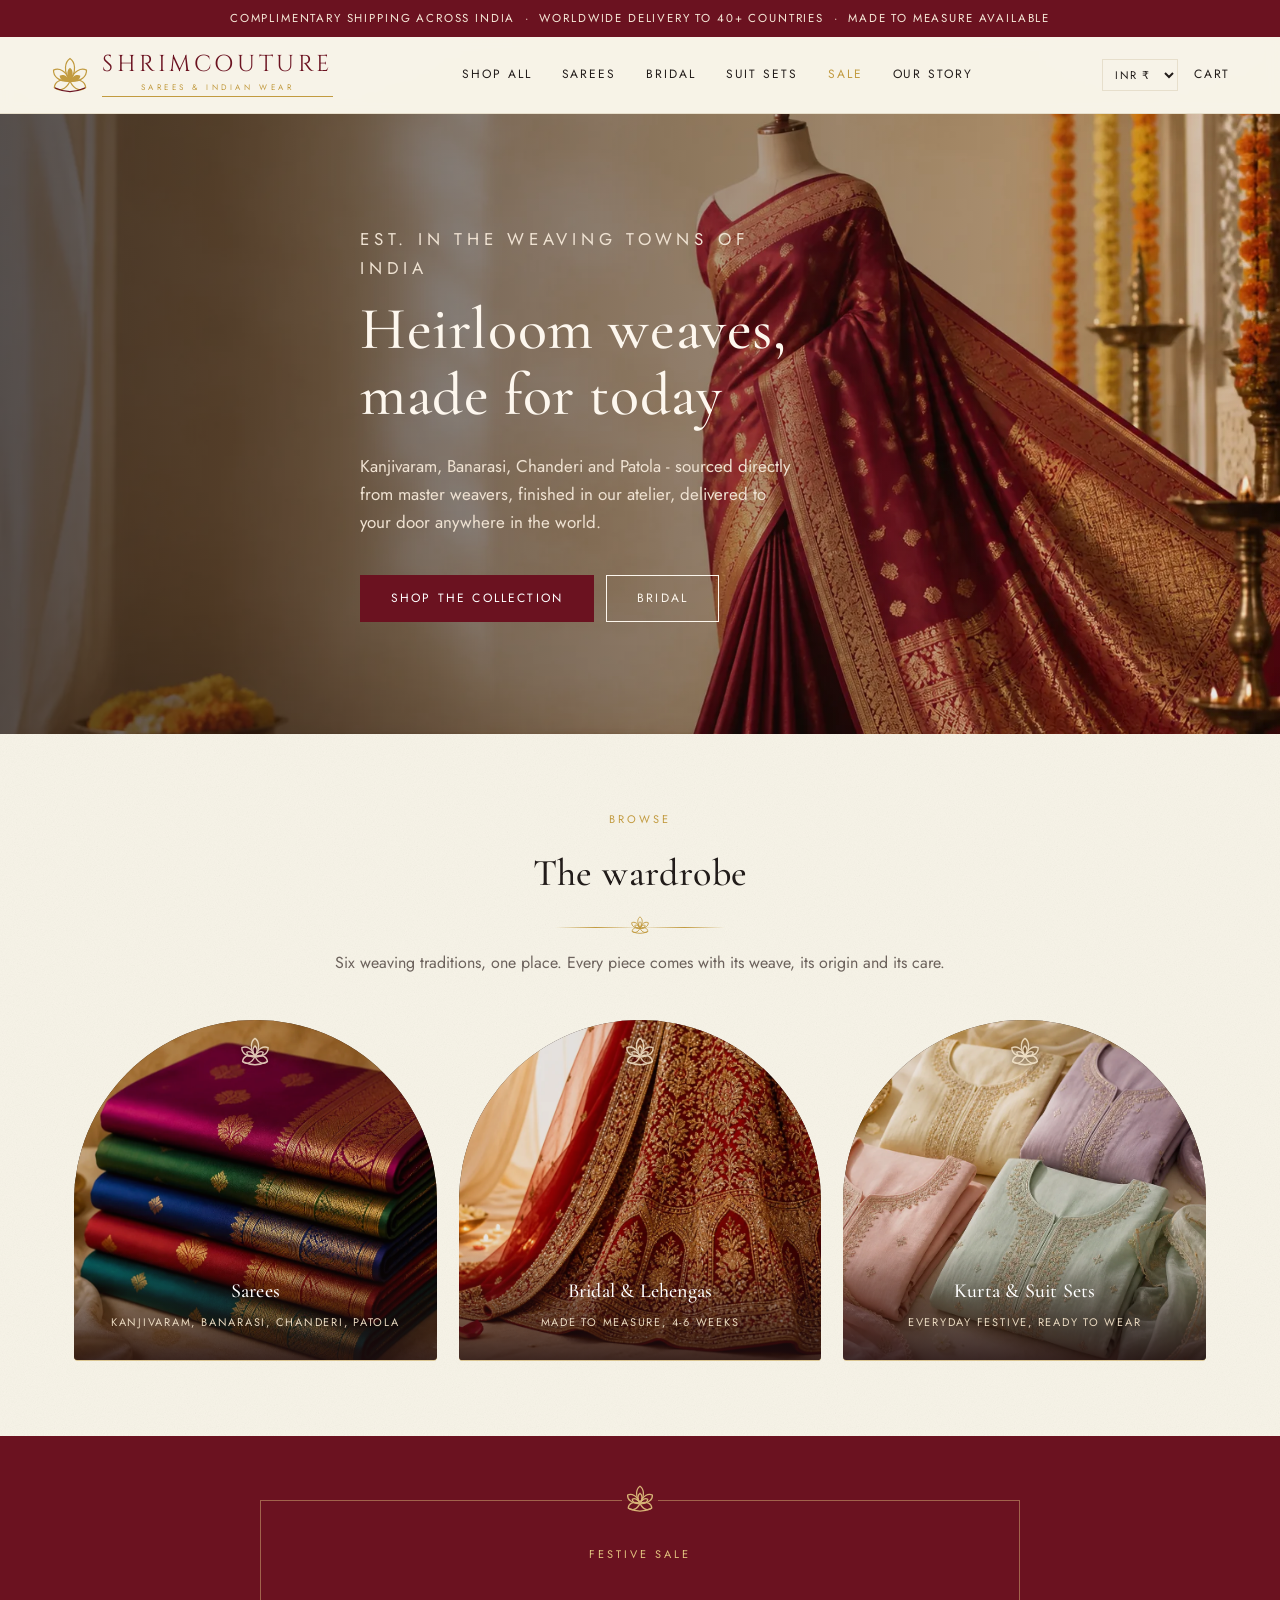
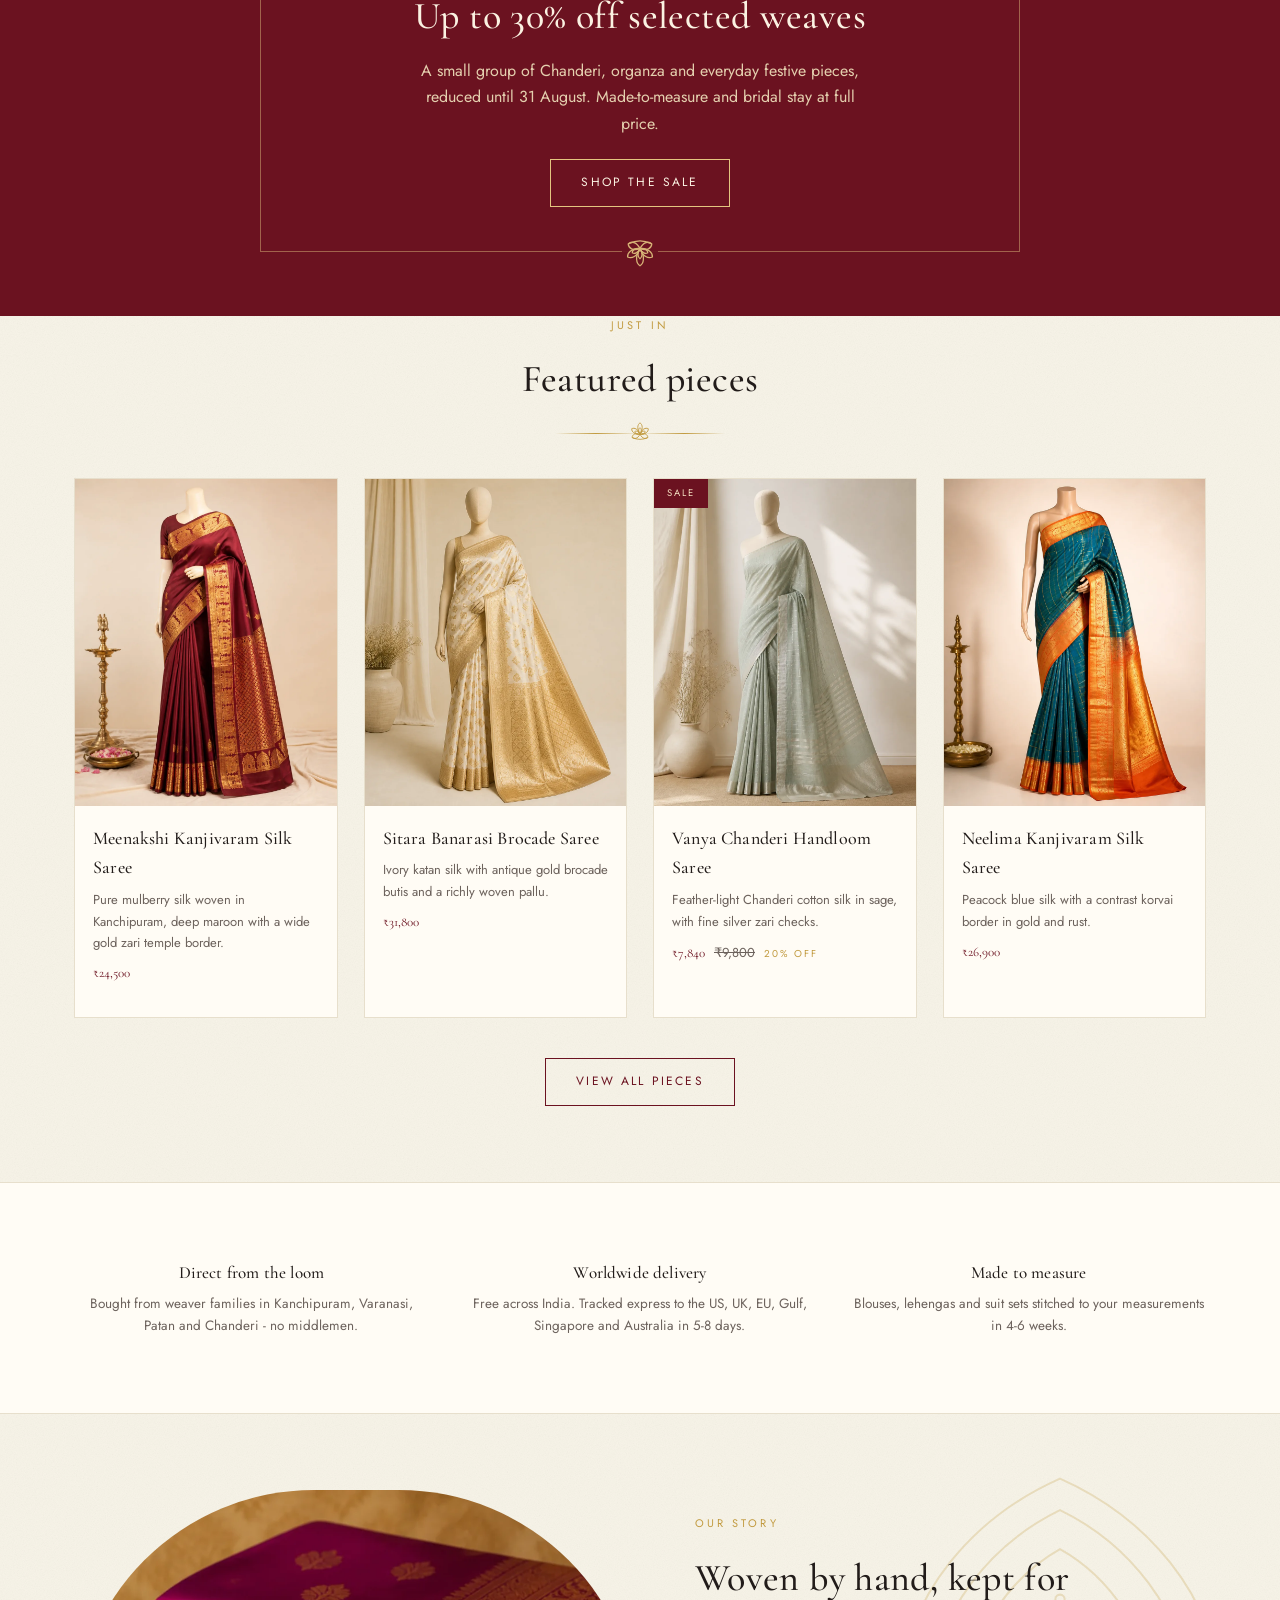
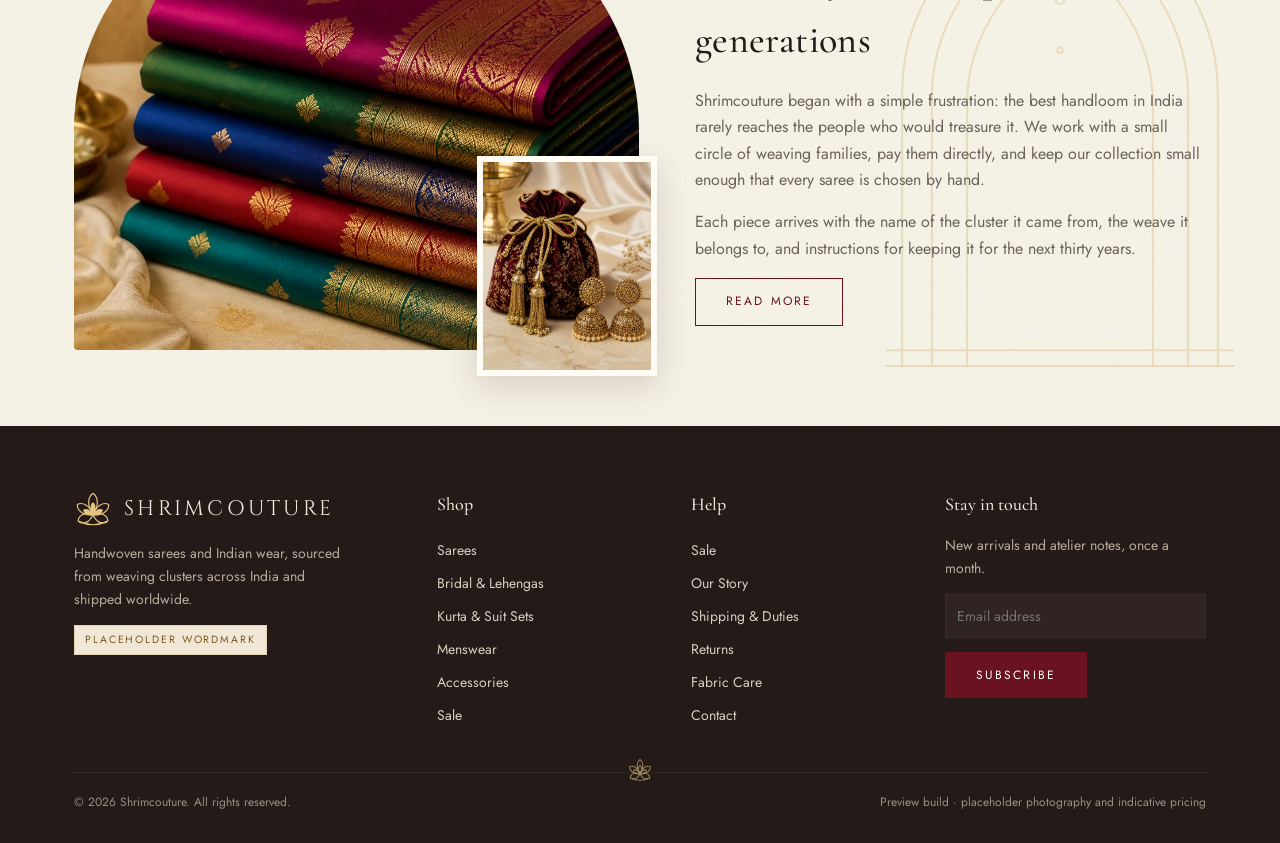
<file: index.html>
<!doctype html><html lang="en"><head><meta charset="utf-8"><meta name="viewport" content="width=device-width, initial-scale=1">
<link rel="preconnect" href="https://fonts.googleapis.com"><link rel="preconnect" href="https://fonts.gstatic.com" crossorigin>
<link href="https://fonts.googleapis.com/css2?family=Cinzel:wght@400;500;600&family=Cormorant+Garamond:wght@300;400;500;600&family=Jost:wght@300;400;500&display=swap" rel="stylesheet">
<link rel="stylesheet" href="assets/styles.css"><title>Shrimcouture | Handwoven Sarees &amp; Indian Wear</title>
<meta name="description" content="Handwoven Kanjivaram, Banarasi and Chanderi sarees, bridal lehengas and kurta sets. Shipped across India and worldwide."></head>
<body><div class="ann">Complimentary shipping across India &nbsp;&middot;&nbsp; Worldwide delivery to 40+ countries &nbsp;&middot;&nbsp; Made to measure available</div>
<header class="site"><div class="wrap bar">
<button class="nav-toggle" aria-label="Menu">&#9776;</button>
<a class="brand" href="index.html"><svg class="lotus" viewBox="152.85 191.2 214.3 214.3" xmlns="http://www.w3.org/2000/svg" aria-hidden="true"><path d="M 0 0 C -36.72 -40.7592 -27.54 -76.9896 0 -90.576 C 27.54 -76.9896 36.72 -40.7592 0 0 Z" transform="translate(260 332.0) rotate(-112.0)" fill="none" stroke="#C29B40" stroke-width="6.60" stroke-linejoin="round"/><path d="M 0 0 C -36.72 -47.9196 -27.54 -90.5148 0 -106.488 C 27.54 -90.5148 36.72 -47.9196 0 0 Z" transform="translate(260 332.0) rotate(-56.0)" fill="none" stroke="#C29B40" stroke-width="6.60" stroke-linejoin="round"/><path d="M 0 0 C -36.72 -55.08 -27.54 -104.04 0 -122.4 C 27.54 -104.04 36.72 -55.08 0 0 Z" transform="translate(260 332.0) rotate(0.0)" fill="none" stroke="#C29B40" stroke-width="6.60" stroke-linejoin="round"/><path d="M 0 0 C -36.72 -47.9196 -27.54 -90.5148 0 -106.488 C 27.54 -90.5148 36.72 -47.9196 0 0 Z" transform="translate(260 332.0) rotate(56.0)" fill="none" stroke="#C29B40" stroke-width="6.60" stroke-linejoin="round"/><path d="M 0 0 C -36.72 -40.7592 -27.54 -76.9896 0 -90.576 C 27.54 -76.9896 36.72 -40.7592 0 0 Z" transform="translate(260 332.0) rotate(112.0)" fill="none" stroke="#C29B40" stroke-width="6.60" stroke-linejoin="round"/><path d="M 0 0 C -21.6 -28.188 -16.2 -53.244 0 -62.64 C 16.2 -53.244 21.6 -28.188 0 0 Z" transform="translate(260 332.0) rotate(-62.0)" fill="#C29B40"/><path d="M 0 0 C -21.6 -32.4 -16.2 -61.2 0 -72.0 C 16.2 -61.2 21.6 -32.4 0 0 Z" transform="translate(260 332.0) rotate(0.0)" fill="#C29B40"/><path d="M 0 0 C -21.6 -28.188 -16.2 -53.244 0 -62.64 C 16.2 -53.244 21.6 -28.188 0 0 Z" transform="translate(260 332.0) rotate(62.0)" fill="#C29B40"/><path d="M 180.8 368.0 Q 260.0 406.4 339.2 368.0" fill="none" stroke="#6B1220" stroke-width="6.60" stroke-linecap="round"/></svg><span class="wordmark">Shrimcouture<span class="tagline">Sarees &amp; Indian Wear</span></span></a>
<nav class="nav-links">
<a href="shop.html">Shop All</a><a href="shop.html?cat=sarees">Sarees</a><a href="shop.html?cat=lehengas">Bridal</a><a href="shop.html?cat=suits">Suit Sets</a><a class="sale-link" href="shop.html?cat=sale">Sale</a><a href="about.html">Our Story</a>
</nav>
<div class="tools">
<select id="cur-select" aria-label="Currency"><option value="INR">INR &#8377;</option><option value="USD">USD $</option><option value="EUR">EUR &#8364;</option><option value="GBP">GBP &#163;</option></select>
<a href="cart.html">Cart <span class="cart-count"></span></a>
</div></div></header>
<div class="hero"><img src="assets/12-hero.webp" alt="Handwoven silk saree"><div class="veil"></div>
<div class="wrap inner"><p class="eyebrow">Est. in the weaving towns of India</p>
<h1>Heirloom weaves, made for today</h1>
<p>Kanjivaram, Banarasi, Chanderi and Patola - sourced directly from master weavers, finished in our atelier, delivered to your door anywhere in the world.</p>
<a class="btn" href="shop.html">Shop the collection</a><a class="btn ghost" href="shop.html?cat=lehengas">Bridal</a>
</div></div>

<section><div class="wrap"><div class="section-head"><p class="eyebrow">Browse</p><h2>The wardrobe</h2><div class="rule"></div>
<p class="muted">Six weaving traditions, one place. Every piece comes with its weave, its origin and its care.</p></div>
<div class="cats" id="cats"></div></div></section>


<section class="saleband"><div class="wrap"><div class="inner">
<p class="eyebrow">Festive sale</p>
<h2>Up to 30% off selected weaves</h2>
<p>A small group of Chanderi, organza and everyday festive pieces, reduced until 31 August. Made-to-measure and bridal stay at full price.</p>
<a class="btn" href="shop.html?cat=sale">Shop the sale</a>
</div></div></section>
<section style="padding-top:0"><div class="wrap"><div class="section-head"><p class="eyebrow">Just in</p><h2>Featured pieces</h2><div class="rule"></div></div>
<div class="grid" id="featured"></div>
<div style="text-align:center;margin-top:40px"><a class="btn ghost" href="shop.html">View all pieces</a></div></div></section>

<section class="strip"><div class="wrap"><div class="grid3">
<div><h3>Direct from the loom</h3><p>Bought from weaver families in Kanchipuram, Varanasi, Patan and Chanderi - no middlemen.</p></div>
<div><h3>Worldwide delivery</h3><p>Free across India. Tracked express to the US, UK, EU, Gulf, Singapore and Australia in 5-8 days.</p></div>
<div><h3>Made to measure</h3><p>Blouses, lehengas and suit sets stitched to your measurements in 4-6 weeks.</p></div>
</div></div></section>

<section><div class="wrap story">
<div class="collage"><img class="main" src="assets/10-cat-saree.webp" alt="Stack of silk sarees"><img class="inset" src="assets/16-p12.webp" alt="Velvet potli and jhumkas"></div>
<div><p class="eyebrow">Our story</p><h2>Woven by hand, kept for generations</h2>
<p class="muted">Shrimcouture began with a simple frustration: the best handloom in India rarely reaches the people who would treasure it. We work with a small circle of weaving families, pay them directly, and keep our collection small enough that every saree is chosen by hand.</p>
<p class="muted">Each piece arrives with the name of the cluster it came from, the weave it belongs to, and instructions for keeping it for the next thirty years.</p>
<a class="btn ghost" href="about.html">Read more</a></div>
</div></section>
<footer class="site"><div class="wrap"><div class="cols">
<div><div class="fbrand"><svg class="lotus light" viewBox="152.85 191.2 214.3 214.3" xmlns="http://www.w3.org/2000/svg" aria-hidden="true"><path d="M 0 0 C -36.72 -40.7592 -27.54 -76.9896 0 -90.576 C 27.54 -76.9896 36.72 -40.7592 0 0 Z" transform="translate(260 332.0) rotate(-112.0)" fill="none" stroke="#E3C580" stroke-width="6.60" stroke-linejoin="round"/><path d="M 0 0 C -36.72 -47.9196 -27.54 -90.5148 0 -106.488 C 27.54 -90.5148 36.72 -47.9196 0 0 Z" transform="translate(260 332.0) rotate(-56.0)" fill="none" stroke="#E3C580" stroke-width="6.60" stroke-linejoin="round"/><path d="M 0 0 C -36.72 -55.08 -27.54 -104.04 0 -122.4 C 27.54 -104.04 36.72 -55.08 0 0 Z" transform="translate(260 332.0) rotate(0.0)" fill="none" stroke="#E3C580" stroke-width="6.60" stroke-linejoin="round"/><path d="M 0 0 C -36.72 -47.9196 -27.54 -90.5148 0 -106.488 C 27.54 -90.5148 36.72 -47.9196 0 0 Z" transform="translate(260 332.0) rotate(56.0)" fill="none" stroke="#E3C580" stroke-width="6.60" stroke-linejoin="round"/><path d="M 0 0 C -36.72 -40.7592 -27.54 -76.9896 0 -90.576 C 27.54 -76.9896 36.72 -40.7592 0 0 Z" transform="translate(260 332.0) rotate(112.0)" fill="none" stroke="#E3C580" stroke-width="6.60" stroke-linejoin="round"/><path d="M 0 0 C -21.6 -28.188 -16.2 -53.244 0 -62.64 C 16.2 -53.244 21.6 -28.188 0 0 Z" transform="translate(260 332.0) rotate(-62.0)" fill="#E3C580"/><path d="M 0 0 C -21.6 -32.4 -16.2 -61.2 0 -72.0 C 16.2 -61.2 21.6 -32.4 0 0 Z" transform="translate(260 332.0) rotate(0.0)" fill="#E3C580"/><path d="M 0 0 C -21.6 -28.188 -16.2 -53.244 0 -62.64 C 16.2 -53.244 21.6 -28.188 0 0 Z" transform="translate(260 332.0) rotate(62.0)" fill="#E3C580"/><path d="M 180.8 368.0 Q 260.0 406.4 339.2 368.0" fill="none" stroke="#E3C580" stroke-width="6.60" stroke-linecap="round"/></svg><span>Shrimcouture</span></div>
<p class="muted" style="color:#B9AB9C;max-width:280px">Handwoven sarees and Indian wear, sourced from weaving clusters across India and shipped worldwide.</p>
<p><span class="badge">Placeholder wordmark</span></p></div>
<div><h4>Shop</h4><ul><li><a href="shop.html?cat=sarees">Sarees</a></li><li><a href="shop.html?cat=lehengas">Bridal &amp; Lehengas</a></li><li><a href="shop.html?cat=suits">Kurta &amp; Suit Sets</a></li><li><a href="shop.html?cat=menswear">Menswear</a></li><li><a href="shop.html?cat=accessories">Accessories</a></li><li><a href="shop.html?cat=sale">Sale</a></li></ul></div>
<div><h4>Help</h4><ul><li><a class="sale-link" href="shop.html?cat=sale">Sale</a></li><li><a href="about.html">Our Story</a></li><li><a href="about.html#shipping">Shipping &amp; Duties</a></li><li><a href="about.html#returns">Returns</a></li><li><a href="about.html#care">Fabric Care</a></li><li><a href="about.html#contact">Contact</a></li></ul></div>
<div><h4>Stay in touch</h4><p class="muted" style="color:#B9AB9C">New arrivals and atelier notes, once a month.</p>
<form onsubmit="event.preventDefault();this.querySelector(\x27button\x27).textContent=\x27Thank you\x27;">
<input class="field" type="email" placeholder="Email address" required style="background:#2F2421;border-color:#3B2E2A;color:#F4E9D9">
<button class="btn" type="submit">Subscribe</button></form></div>
</div>
<div class="legal"><span>&copy; 2026 Shrimcouture. All rights reserved.</span><span>Preview build &middot; placeholder photography and indicative pricing</span></div>
</div></footer>
<script src="assets/data.js"></script><script src="assets/app.js"></script>
<script>
document.getElementById("cats").innerHTML = window.SC_CATS.map(function(c){
  return '<a class="cat" href="shop.html?cat=' + c.id + '"><img src="' + c.img + '" alt="' + c.name + '"><div class="lbl"><h3>' + c.name + '</h3><span>' + c.note + '</span></div></a>';
}).join("");
document.getElementById("featured").innerHTML = window.SC_PRODUCTS.slice(0,4).map(scCard).join("");
</script>
</body></html>
</file>
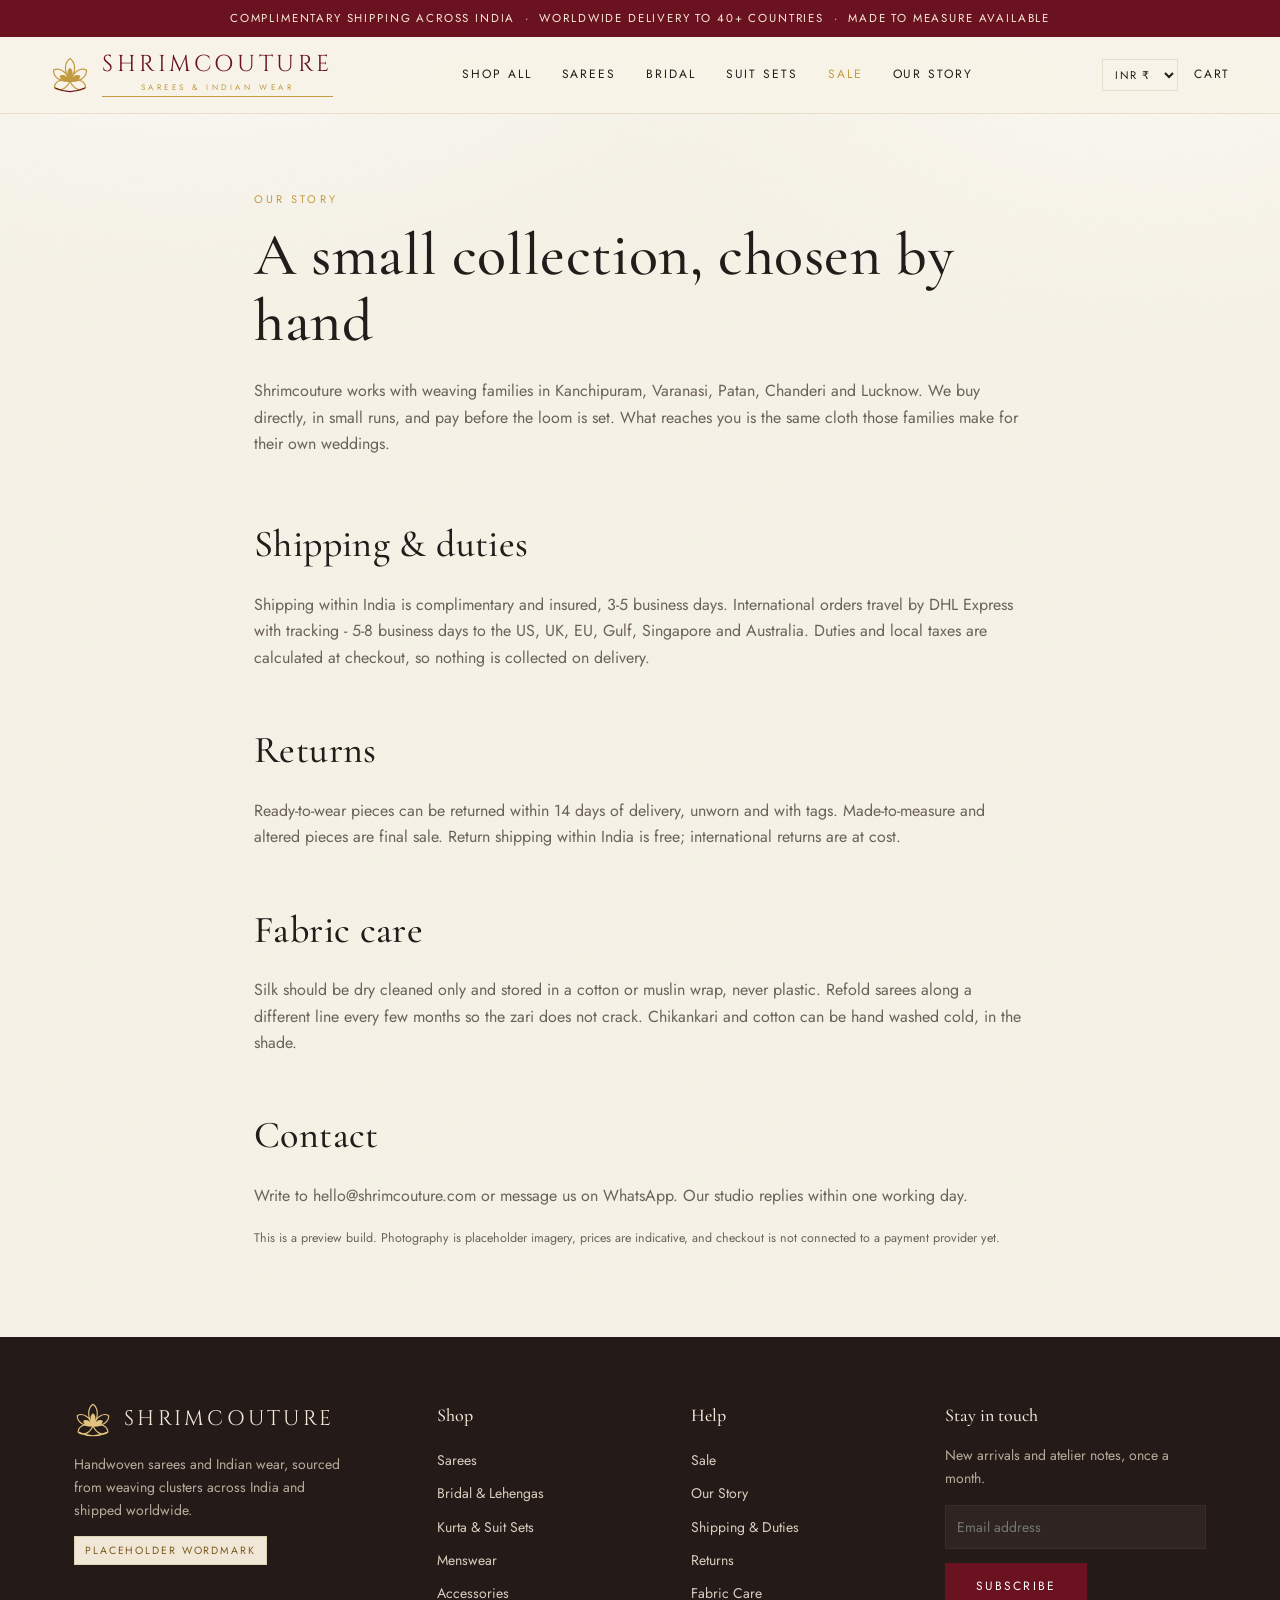
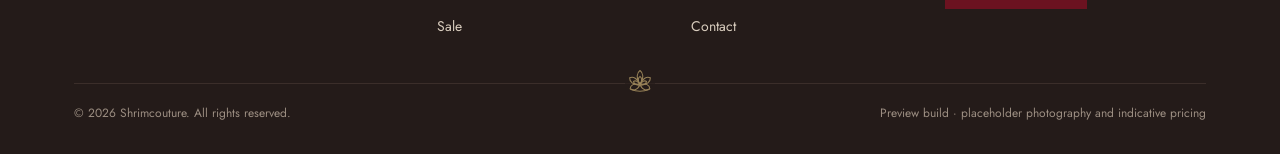
<file: about.html>
<!doctype html><html lang="en"><head><meta charset="utf-8"><meta name="viewport" content="width=device-width, initial-scale=1">
<link rel="preconnect" href="https://fonts.googleapis.com"><link rel="preconnect" href="https://fonts.gstatic.com" crossorigin>
<link href="https://fonts.googleapis.com/css2?family=Cinzel:wght@400;500;600&family=Cormorant+Garamond:wght@300;400;500;600&family=Jost:wght@300;400;500&display=swap" rel="stylesheet">
<link rel="stylesheet" href="assets/styles.css"><title>Our Story | Shrimcouture</title></head><body><body><div class="ann">Complimentary shipping across India &nbsp;&middot;&nbsp; Worldwide delivery to 40+ countries &nbsp;&middot;&nbsp; Made to measure available</div>
<header class="site"><div class="wrap bar">
<button class="nav-toggle" aria-label="Menu">&#9776;</button>
<a class="brand" href="index.html"><svg class="lotus" viewBox="152.85 191.2 214.3 214.3" xmlns="http://www.w3.org/2000/svg" aria-hidden="true"><path d="M 0 0 C -36.72 -40.7592 -27.54 -76.9896 0 -90.576 C 27.54 -76.9896 36.72 -40.7592 0 0 Z" transform="translate(260 332.0) rotate(-112.0)" fill="none" stroke="#C29B40" stroke-width="6.60" stroke-linejoin="round"/><path d="M 0 0 C -36.72 -47.9196 -27.54 -90.5148 0 -106.488 C 27.54 -90.5148 36.72 -47.9196 0 0 Z" transform="translate(260 332.0) rotate(-56.0)" fill="none" stroke="#C29B40" stroke-width="6.60" stroke-linejoin="round"/><path d="M 0 0 C -36.72 -55.08 -27.54 -104.04 0 -122.4 C 27.54 -104.04 36.72 -55.08 0 0 Z" transform="translate(260 332.0) rotate(0.0)" fill="none" stroke="#C29B40" stroke-width="6.60" stroke-linejoin="round"/><path d="M 0 0 C -36.72 -47.9196 -27.54 -90.5148 0 -106.488 C 27.54 -90.5148 36.72 -47.9196 0 0 Z" transform="translate(260 332.0) rotate(56.0)" fill="none" stroke="#C29B40" stroke-width="6.60" stroke-linejoin="round"/><path d="M 0 0 C -36.72 -40.7592 -27.54 -76.9896 0 -90.576 C 27.54 -76.9896 36.72 -40.7592 0 0 Z" transform="translate(260 332.0) rotate(112.0)" fill="none" stroke="#C29B40" stroke-width="6.60" stroke-linejoin="round"/><path d="M 0 0 C -21.6 -28.188 -16.2 -53.244 0 -62.64 C 16.2 -53.244 21.6 -28.188 0 0 Z" transform="translate(260 332.0) rotate(-62.0)" fill="#C29B40"/><path d="M 0 0 C -21.6 -32.4 -16.2 -61.2 0 -72.0 C 16.2 -61.2 21.6 -32.4 0 0 Z" transform="translate(260 332.0) rotate(0.0)" fill="#C29B40"/><path d="M 0 0 C -21.6 -28.188 -16.2 -53.244 0 -62.64 C 16.2 -53.244 21.6 -28.188 0 0 Z" transform="translate(260 332.0) rotate(62.0)" fill="#C29B40"/><path d="M 180.8 368.0 Q 260.0 406.4 339.2 368.0" fill="none" stroke="#6B1220" stroke-width="6.60" stroke-linecap="round"/></svg><span class="wordmark">Shrimcouture<span class="tagline">Sarees &amp; Indian Wear</span></span></a>
<nav class="nav-links">
<a href="shop.html">Shop All</a><a href="shop.html?cat=sarees">Sarees</a><a href="shop.html?cat=lehengas">Bridal</a><a href="shop.html?cat=suits">Suit Sets</a><a class="sale-link" href="shop.html?cat=sale">Sale</a><a href="about.html">Our Story</a>
</nav>
<div class="tools">
<select id="cur-select" aria-label="Currency"><option value="INR">INR &#8377;</option><option value="USD">USD $</option><option value="EUR">EUR &#8364;</option><option value="GBP">GBP &#163;</option></select>
<a href="cart.html">Cart <span class="cart-count"></span></a>
</div></div></header>
<section><div class="wrap" style="max-width:820px">
<p class="eyebrow">Our story</p><h1>A small collection, chosen by hand</h1>
<p class="muted">Shrimcouture works with weaving families in Kanchipuram, Varanasi, Patan, Chanderi and Lucknow. We buy directly, in small runs, and pay before the loom is set. What reaches you is the same cloth those families make for their own weddings.</p>
<h2 id="shipping" style="margin-top:56px">Shipping &amp; duties</h2>
<p class="muted">Shipping within India is complimentary and insured, 3-5 business days. International orders travel by DHL Express with tracking - 5-8 business days to the US, UK, EU, Gulf, Singapore and Australia. Duties and local taxes are calculated at checkout, so nothing is collected on delivery.</p>
<h2 id="returns" style="margin-top:48px">Returns</h2>
<p class="muted">Ready-to-wear pieces can be returned within 14 days of delivery, unworn and with tags. Made-to-measure and altered pieces are final sale. Return shipping within India is free; international returns are at cost.</p>
<h2 id="care" style="margin-top:48px">Fabric care</h2>
<p class="muted">Silk should be dry cleaned only and stored in a cotton or muslin wrap, never plastic. Refold sarees along a different line every few months so the zari does not crack. Chikankari and cotton can be hand washed cold, in the shade.</p>
<h2 id="contact" style="margin-top:48px">Contact</h2>
<p class="muted">Write to hello@shrimcouture.com or message us on WhatsApp. Our studio replies within one working day.</p>
<p class="note">This is a preview build. Photography is placeholder imagery, prices are indicative, and checkout is not connected to a payment provider yet.</p>
</div></section>
<footer class="site"><div class="wrap"><div class="cols">
<div><div class="fbrand"><svg class="lotus light" viewBox="152.85 191.2 214.3 214.3" xmlns="http://www.w3.org/2000/svg" aria-hidden="true"><path d="M 0 0 C -36.72 -40.7592 -27.54 -76.9896 0 -90.576 C 27.54 -76.9896 36.72 -40.7592 0 0 Z" transform="translate(260 332.0) rotate(-112.0)" fill="none" stroke="#E3C580" stroke-width="6.60" stroke-linejoin="round"/><path d="M 0 0 C -36.72 -47.9196 -27.54 -90.5148 0 -106.488 C 27.54 -90.5148 36.72 -47.9196 0 0 Z" transform="translate(260 332.0) rotate(-56.0)" fill="none" stroke="#E3C580" stroke-width="6.60" stroke-linejoin="round"/><path d="M 0 0 C -36.72 -55.08 -27.54 -104.04 0 -122.4 C 27.54 -104.04 36.72 -55.08 0 0 Z" transform="translate(260 332.0) rotate(0.0)" fill="none" stroke="#E3C580" stroke-width="6.60" stroke-linejoin="round"/><path d="M 0 0 C -36.72 -47.9196 -27.54 -90.5148 0 -106.488 C 27.54 -90.5148 36.72 -47.9196 0 0 Z" transform="translate(260 332.0) rotate(56.0)" fill="none" stroke="#E3C580" stroke-width="6.60" stroke-linejoin="round"/><path d="M 0 0 C -36.72 -40.7592 -27.54 -76.9896 0 -90.576 C 27.54 -76.9896 36.72 -40.7592 0 0 Z" transform="translate(260 332.0) rotate(112.0)" fill="none" stroke="#E3C580" stroke-width="6.60" stroke-linejoin="round"/><path d="M 0 0 C -21.6 -28.188 -16.2 -53.244 0 -62.64 C 16.2 -53.244 21.6 -28.188 0 0 Z" transform="translate(260 332.0) rotate(-62.0)" fill="#E3C580"/><path d="M 0 0 C -21.6 -32.4 -16.2 -61.2 0 -72.0 C 16.2 -61.2 21.6 -32.4 0 0 Z" transform="translate(260 332.0) rotate(0.0)" fill="#E3C580"/><path d="M 0 0 C -21.6 -28.188 -16.2 -53.244 0 -62.64 C 16.2 -53.244 21.6 -28.188 0 0 Z" transform="translate(260 332.0) rotate(62.0)" fill="#E3C580"/><path d="M 180.8 368.0 Q 260.0 406.4 339.2 368.0" fill="none" stroke="#E3C580" stroke-width="6.60" stroke-linecap="round"/></svg><span>Shrimcouture</span></div>
<p class="muted" style="color:#B9AB9C;max-width:280px">Handwoven sarees and Indian wear, sourced from weaving clusters across India and shipped worldwide.</p>
<p><span class="badge">Placeholder wordmark</span></p></div>
<div><h4>Shop</h4><ul><li><a href="shop.html?cat=sarees">Sarees</a></li><li><a href="shop.html?cat=lehengas">Bridal &amp; Lehengas</a></li><li><a href="shop.html?cat=suits">Kurta &amp; Suit Sets</a></li><li><a href="shop.html?cat=menswear">Menswear</a></li><li><a href="shop.html?cat=accessories">Accessories</a></li><li><a href="shop.html?cat=sale">Sale</a></li></ul></div>
<div><h4>Help</h4><ul><li><a class="sale-link" href="shop.html?cat=sale">Sale</a></li><li><a href="about.html">Our Story</a></li><li><a href="about.html#shipping">Shipping &amp; Duties</a></li><li><a href="about.html#returns">Returns</a></li><li><a href="about.html#care">Fabric Care</a></li><li><a href="about.html#contact">Contact</a></li></ul></div>
<div><h4>Stay in touch</h4><p class="muted" style="color:#B9AB9C">New arrivals and atelier notes, once a month.</p>
<form onsubmit="event.preventDefault();this.querySelector(\x27button\x27).textContent=\x27Thank you\x27;">
<input class="field" type="email" placeholder="Email address" required style="background:#2F2421;border-color:#3B2E2A;color:#F4E9D9">
<button class="btn" type="submit">Subscribe</button></form></div>
</div>
<div class="legal"><span>&copy; 2026 Shrimcouture. All rights reserved.</span><span>Preview build &middot; placeholder photography and indicative pricing</span></div>
</div></footer>
<script src="assets/data.js"></script><script src="assets/app.js"></script>
</body></html>
</file>
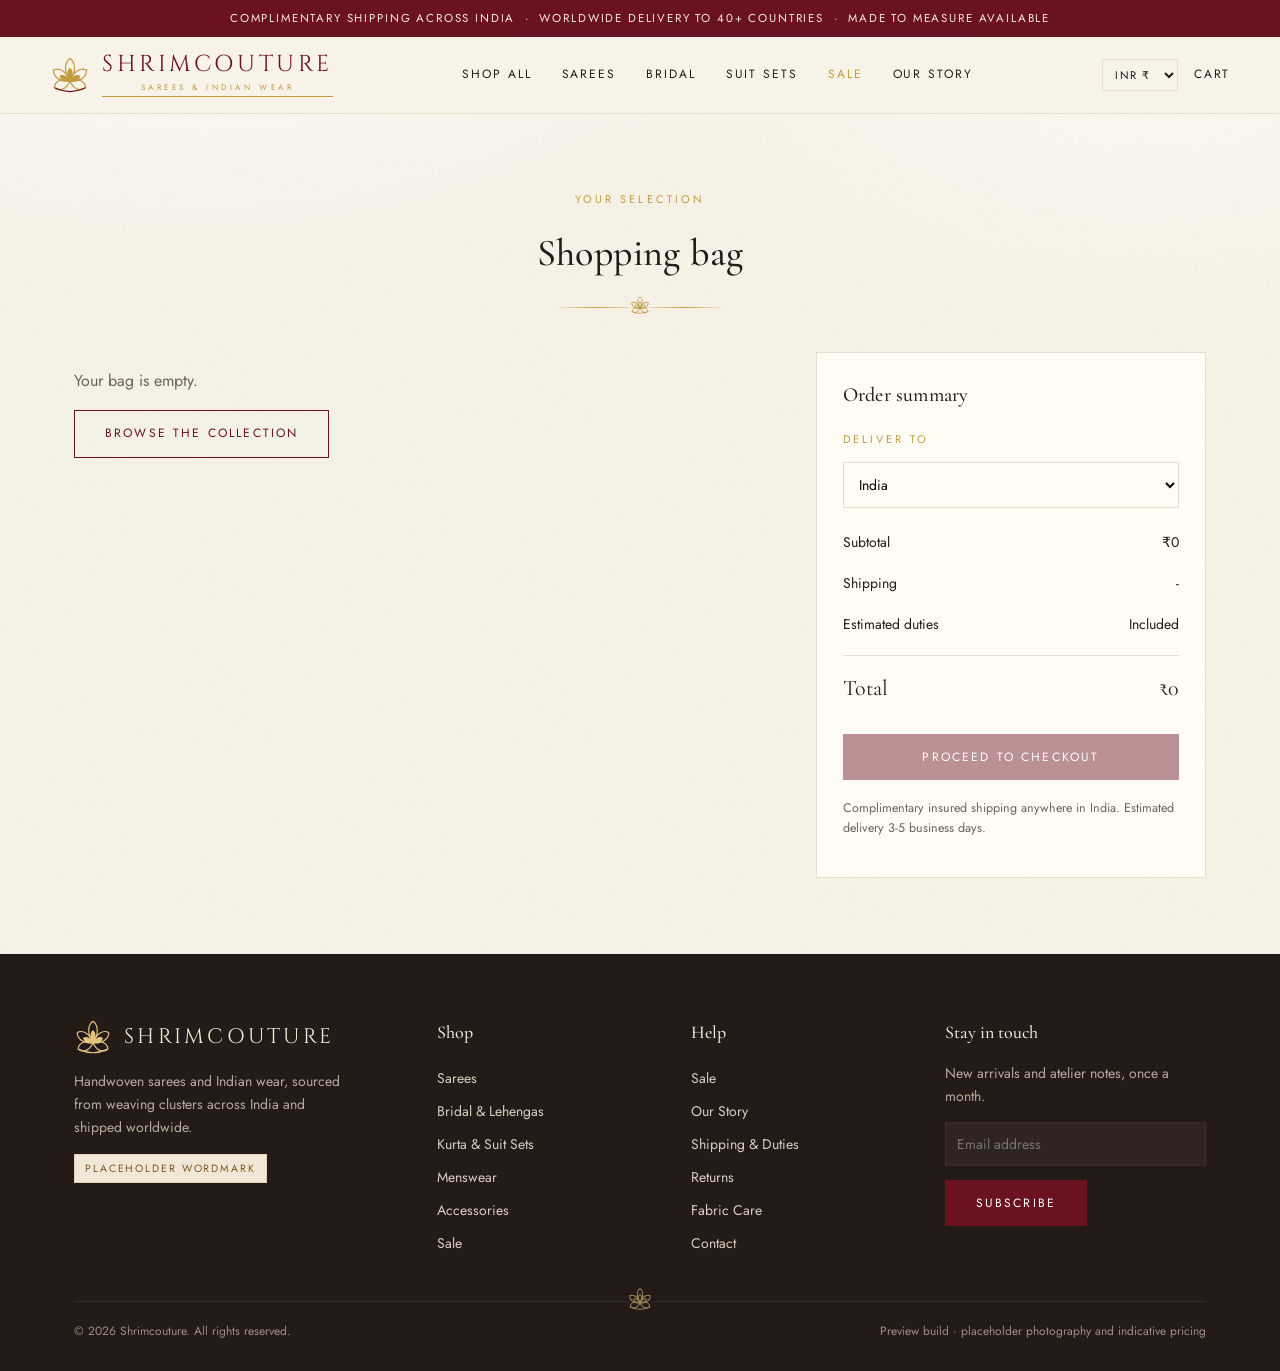
<file: cart.html>
<!doctype html><html lang="en"><head><meta charset="utf-8"><meta name="viewport" content="width=device-width, initial-scale=1">
<link rel="preconnect" href="https://fonts.googleapis.com"><link rel="preconnect" href="https://fonts.gstatic.com" crossorigin>
<link href="https://fonts.googleapis.com/css2?family=Cinzel:wght@400;500;600&family=Cormorant+Garamond:wght@300;400;500;600&family=Jost:wght@300;400;500&display=swap" rel="stylesheet">
<link rel="stylesheet" href="assets/styles.css"><title>Cart | Shrimcouture</title></head><body><body><div class="ann">Complimentary shipping across India &nbsp;&middot;&nbsp; Worldwide delivery to 40+ countries &nbsp;&middot;&nbsp; Made to measure available</div>
<header class="site"><div class="wrap bar">
<button class="nav-toggle" aria-label="Menu">&#9776;</button>
<a class="brand" href="index.html"><svg class="lotus" viewBox="152.85 191.2 214.3 214.3" xmlns="http://www.w3.org/2000/svg" aria-hidden="true"><path d="M 0 0 C -36.72 -40.7592 -27.54 -76.9896 0 -90.576 C 27.54 -76.9896 36.72 -40.7592 0 0 Z" transform="translate(260 332.0) rotate(-112.0)" fill="none" stroke="#C29B40" stroke-width="6.60" stroke-linejoin="round"/><path d="M 0 0 C -36.72 -47.9196 -27.54 -90.5148 0 -106.488 C 27.54 -90.5148 36.72 -47.9196 0 0 Z" transform="translate(260 332.0) rotate(-56.0)" fill="none" stroke="#C29B40" stroke-width="6.60" stroke-linejoin="round"/><path d="M 0 0 C -36.72 -55.08 -27.54 -104.04 0 -122.4 C 27.54 -104.04 36.72 -55.08 0 0 Z" transform="translate(260 332.0) rotate(0.0)" fill="none" stroke="#C29B40" stroke-width="6.60" stroke-linejoin="round"/><path d="M 0 0 C -36.72 -47.9196 -27.54 -90.5148 0 -106.488 C 27.54 -90.5148 36.72 -47.9196 0 0 Z" transform="translate(260 332.0) rotate(56.0)" fill="none" stroke="#C29B40" stroke-width="6.60" stroke-linejoin="round"/><path d="M 0 0 C -36.72 -40.7592 -27.54 -76.9896 0 -90.576 C 27.54 -76.9896 36.72 -40.7592 0 0 Z" transform="translate(260 332.0) rotate(112.0)" fill="none" stroke="#C29B40" stroke-width="6.60" stroke-linejoin="round"/><path d="M 0 0 C -21.6 -28.188 -16.2 -53.244 0 -62.64 C 16.2 -53.244 21.6 -28.188 0 0 Z" transform="translate(260 332.0) rotate(-62.0)" fill="#C29B40"/><path d="M 0 0 C -21.6 -32.4 -16.2 -61.2 0 -72.0 C 16.2 -61.2 21.6 -32.4 0 0 Z" transform="translate(260 332.0) rotate(0.0)" fill="#C29B40"/><path d="M 0 0 C -21.6 -28.188 -16.2 -53.244 0 -62.64 C 16.2 -53.244 21.6 -28.188 0 0 Z" transform="translate(260 332.0) rotate(62.0)" fill="#C29B40"/><path d="M 180.8 368.0 Q 260.0 406.4 339.2 368.0" fill="none" stroke="#6B1220" stroke-width="6.60" stroke-linecap="round"/></svg><span class="wordmark">Shrimcouture<span class="tagline">Sarees &amp; Indian Wear</span></span></a>
<nav class="nav-links">
<a href="shop.html">Shop All</a><a href="shop.html?cat=sarees">Sarees</a><a href="shop.html?cat=lehengas">Bridal</a><a href="shop.html?cat=suits">Suit Sets</a><a class="sale-link" href="shop.html?cat=sale">Sale</a><a href="about.html">Our Story</a>
</nav>
<div class="tools">
<select id="cur-select" aria-label="Currency"><option value="INR">INR &#8377;</option><option value="USD">USD $</option><option value="EUR">EUR &#8364;</option><option value="GBP">GBP &#163;</option></select>
<a href="cart.html">Cart <span class="cart-count"></span></a>
</div></div></header>
<section><div class="wrap"><div class="section-head"><p class="eyebrow">Your selection</p><h2>Shopping bag</h2><div class="rule"></div></div>
<div class="cart-layout"><div id="items"></div>
<div class="summary">
  <h3>Order summary</h3>
  <p class="eyebrow" style="margin-top:18px">Deliver to</p>
  <select class="field" id="zone">
    <option value="IN">India</option>
    <option value="US">United States / Canada</option>
    <option value="UK">United Kingdom</option>
    <option value="EU">Europe</option>
    <option value="AE">Gulf (UAE, Saudi, Qatar)</option>
    <option value="AU">Australia / New Zealand</option>
    <option value="SG">Singapore / Malaysia</option>
  </select>
  <div class="line"><span>Subtotal</span><span id="sub"></span></div>
  <div class="line"><span>Shipping</span><span id="ship"></span></div>
  <div class="line"><span>Estimated duties</span><span id="duty"></span></div>
  <div class="line total"><span>Total</span><span id="tot"></span></div>
  <p style="margin-top:18px"><button class="btn" style="width:100%" id="checkout">Proceed to checkout</button></p>
  <p class="note" id="shipnote"></p>
</div></div></div></section>
<footer class="site"><div class="wrap"><div class="cols">
<div><div class="fbrand"><svg class="lotus light" viewBox="152.85 191.2 214.3 214.3" xmlns="http://www.w3.org/2000/svg" aria-hidden="true"><path d="M 0 0 C -36.72 -40.7592 -27.54 -76.9896 0 -90.576 C 27.54 -76.9896 36.72 -40.7592 0 0 Z" transform="translate(260 332.0) rotate(-112.0)" fill="none" stroke="#E3C580" stroke-width="6.60" stroke-linejoin="round"/><path d="M 0 0 C -36.72 -47.9196 -27.54 -90.5148 0 -106.488 C 27.54 -90.5148 36.72 -47.9196 0 0 Z" transform="translate(260 332.0) rotate(-56.0)" fill="none" stroke="#E3C580" stroke-width="6.60" stroke-linejoin="round"/><path d="M 0 0 C -36.72 -55.08 -27.54 -104.04 0 -122.4 C 27.54 -104.04 36.72 -55.08 0 0 Z" transform="translate(260 332.0) rotate(0.0)" fill="none" stroke="#E3C580" stroke-width="6.60" stroke-linejoin="round"/><path d="M 0 0 C -36.72 -47.9196 -27.54 -90.5148 0 -106.488 C 27.54 -90.5148 36.72 -47.9196 0 0 Z" transform="translate(260 332.0) rotate(56.0)" fill="none" stroke="#E3C580" stroke-width="6.60" stroke-linejoin="round"/><path d="M 0 0 C -36.72 -40.7592 -27.54 -76.9896 0 -90.576 C 27.54 -76.9896 36.72 -40.7592 0 0 Z" transform="translate(260 332.0) rotate(112.0)" fill="none" stroke="#E3C580" stroke-width="6.60" stroke-linejoin="round"/><path d="M 0 0 C -21.6 -28.188 -16.2 -53.244 0 -62.64 C 16.2 -53.244 21.6 -28.188 0 0 Z" transform="translate(260 332.0) rotate(-62.0)" fill="#E3C580"/><path d="M 0 0 C -21.6 -32.4 -16.2 -61.2 0 -72.0 C 16.2 -61.2 21.6 -32.4 0 0 Z" transform="translate(260 332.0) rotate(0.0)" fill="#E3C580"/><path d="M 0 0 C -21.6 -28.188 -16.2 -53.244 0 -62.64 C 16.2 -53.244 21.6 -28.188 0 0 Z" transform="translate(260 332.0) rotate(62.0)" fill="#E3C580"/><path d="M 180.8 368.0 Q 260.0 406.4 339.2 368.0" fill="none" stroke="#E3C580" stroke-width="6.60" stroke-linecap="round"/></svg><span>Shrimcouture</span></div>
<p class="muted" style="color:#B9AB9C;max-width:280px">Handwoven sarees and Indian wear, sourced from weaving clusters across India and shipped worldwide.</p>
<p><span class="badge">Placeholder wordmark</span></p></div>
<div><h4>Shop</h4><ul><li><a href="shop.html?cat=sarees">Sarees</a></li><li><a href="shop.html?cat=lehengas">Bridal &amp; Lehengas</a></li><li><a href="shop.html?cat=suits">Kurta &amp; Suit Sets</a></li><li><a href="shop.html?cat=menswear">Menswear</a></li><li><a href="shop.html?cat=accessories">Accessories</a></li><li><a href="shop.html?cat=sale">Sale</a></li></ul></div>
<div><h4>Help</h4><ul><li><a class="sale-link" href="shop.html?cat=sale">Sale</a></li><li><a href="about.html">Our Story</a></li><li><a href="about.html#shipping">Shipping &amp; Duties</a></li><li><a href="about.html#returns">Returns</a></li><li><a href="about.html#care">Fabric Care</a></li><li><a href="about.html#contact">Contact</a></li></ul></div>
<div><h4>Stay in touch</h4><p class="muted" style="color:#B9AB9C">New arrivals and atelier notes, once a month.</p>
<form onsubmit="event.preventDefault();this.querySelector(\x27button\x27).textContent=\x27Thank you\x27;">
<input class="field" type="email" placeholder="Email address" required style="background:#2F2421;border-color:#3B2E2A;color:#F4E9D9">
<button class="btn" type="submit">Subscribe</button></form></div>
</div>
<div class="legal"><span>&copy; 2026 Shrimcouture. All rights reserved.</span><span>Preview build &middot; placeholder photography and indicative pricing</span></div>
</div></footer>
<script src="assets/data.js"></script><script src="assets/app.js"></script>
<script>
var ZONES = {
  IN:{name:"India", ship:0, free:0, duty:0, days:"3-5 business days", note:"Complimentary insured shipping anywhere in India."},
  US:{name:"United States / Canada", ship:2400, free:40000, duty:.06, days:"5-7 business days", note:"DHL Express, tracked. Duties collected at checkout so nothing is charged on delivery."},
  UK:{name:"United Kingdom", ship:2200, free:40000, duty:.20, days:"5-7 business days", note:"DHL Express, tracked. UK VAT collected at checkout."},
  EU:{name:"Europe", ship:2600, free:40000, duty:.21, days:"6-8 business days", note:"DHL Express, tracked. EU VAT and duties collected at checkout."},
  AE:{name:"Gulf", ship:1800, free:35000, duty:.05, days:"4-6 business days", note:"DHL Express, tracked."},
  AU:{name:"Australia / New Zealand", ship:2800, free:45000, duty:.10, days:"6-9 business days", note:"DHL Express, tracked. GST collected at checkout."},
  SG:{name:"Singapore / Malaysia", ship:2000, free:40000, duty:.09, days:"4-6 business days", note:"DHL Express, tracked."}
};
var zoneSel = document.getElementById("zone");
zoneSel.value = localStorage.getItem("sc_zone") || "IN";
zoneSel.addEventListener("change", function(){ localStorage.setItem("sc_zone", this.value); render(); });
function render(){
  var cart = scCart();
  var box = document.getElementById("items");
  if (!cart.length) {
    box.innerHTML = '<p class="muted">Your bag is empty.</p><p><a class="btn ghost" href="shop.html">Browse the collection</a></p>';
  } else {
    box.innerHTML = cart.map(function(item, i){
      var p = scFind(item.id); if (!p) return "";
      return '<div class="cart-row"><img src="' + p.img + '" alt="' + p.name + '">' +
        '<div><h3 style="margin-bottom:4px">' + p.name + '</h3>' +
        '<p class="muted" style="font-size:13px;margin:0">' + item.size + ' &middot; Qty ' + item.qty + '</p>' +
        '<p style="margin:8px 0 0"><span class="link" data-rm="' + i + '">Remove</span></p></div>' +
        '<div class="price">' + scPrice(scSalePrice(p) * item.qty) + '</div></div>';
    }).join("");
    box.querySelectorAll("[data-rm]").forEach(function(el){
      el.addEventListener("click", function(){
        var c = scCart(); c.splice(parseInt(this.dataset.rm,10),1); scSaveCart(c); render();
      });
    });
  }
  var sub = cart.reduce(function(a,i){ var p = scFind(i.id); return a + (p ? scSalePrice(p) * i.qty : 0); }, 0);
  var z = ZONES[zoneSel.value];
  var ship = (sub === 0) ? 0 : (z.free && sub >= z.free ? 0 : z.ship);
  var duty = Math.round(sub * z.duty);
  document.getElementById("sub").textContent = scPrice(sub);
  document.getElementById("ship").textContent = ship === 0 ? (sub === 0 ? "-" : "Complimentary") : scPrice(ship);
  document.getElementById("duty").textContent = duty ? scPrice(duty) : (zoneSel.value === "IN" ? "Included" : "-");
  document.getElementById("tot").textContent = scPrice(sub + ship + duty);
  document.getElementById("shipnote").textContent = z.note + " Estimated delivery " + z.days + ".";
  document.getElementById("checkout").disabled = !cart.length;
}
document.getElementById("checkout").onclick = function(){
  this.textContent = "Checkout is not wired up in this preview";
};
render();
</script></body></html>
</file>
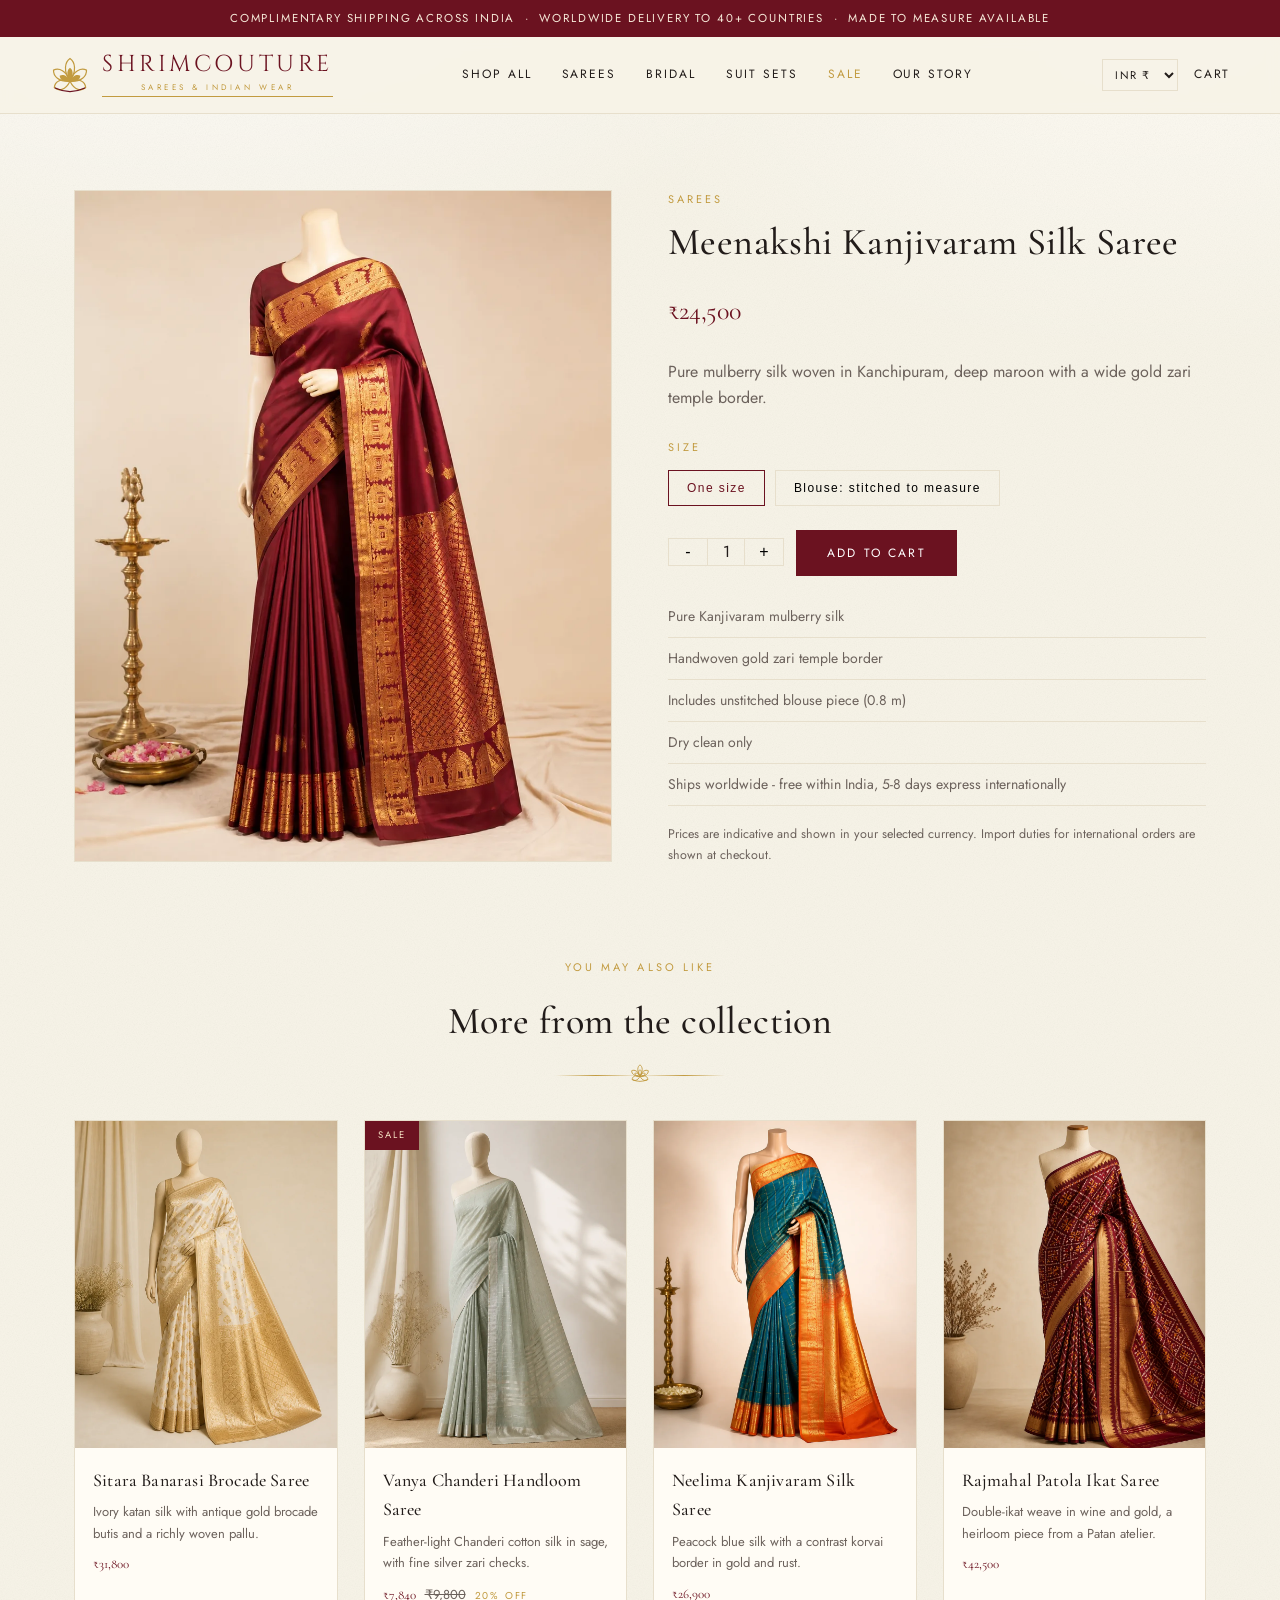
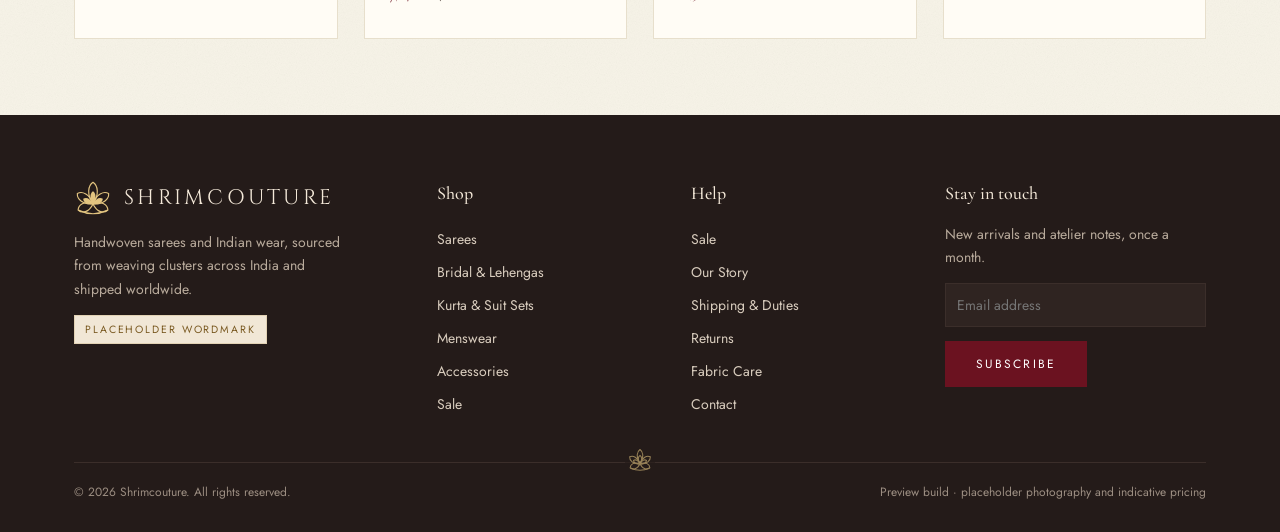
<file: product.html>
<!doctype html><html lang="en"><head><meta charset="utf-8"><meta name="viewport" content="width=device-width, initial-scale=1">
<link rel="preconnect" href="https://fonts.googleapis.com"><link rel="preconnect" href="https://fonts.gstatic.com" crossorigin>
<link href="https://fonts.googleapis.com/css2?family=Cinzel:wght@400;500;600&family=Cormorant+Garamond:wght@300;400;500;600&family=Jost:wght@300;400;500&display=swap" rel="stylesheet">
<link rel="stylesheet" href="assets/styles.css"><title>Shrimcouture</title></head><body><body><div class="ann">Complimentary shipping across India &nbsp;&middot;&nbsp; Worldwide delivery to 40+ countries &nbsp;&middot;&nbsp; Made to measure available</div>
<header class="site"><div class="wrap bar">
<button class="nav-toggle" aria-label="Menu">&#9776;</button>
<a class="brand" href="index.html"><svg class="lotus" viewBox="152.85 191.2 214.3 214.3" xmlns="http://www.w3.org/2000/svg" aria-hidden="true"><path d="M 0 0 C -36.72 -40.7592 -27.54 -76.9896 0 -90.576 C 27.54 -76.9896 36.72 -40.7592 0 0 Z" transform="translate(260 332.0) rotate(-112.0)" fill="none" stroke="#C29B40" stroke-width="6.60" stroke-linejoin="round"/><path d="M 0 0 C -36.72 -47.9196 -27.54 -90.5148 0 -106.488 C 27.54 -90.5148 36.72 -47.9196 0 0 Z" transform="translate(260 332.0) rotate(-56.0)" fill="none" stroke="#C29B40" stroke-width="6.60" stroke-linejoin="round"/><path d="M 0 0 C -36.72 -55.08 -27.54 -104.04 0 -122.4 C 27.54 -104.04 36.72 -55.08 0 0 Z" transform="translate(260 332.0) rotate(0.0)" fill="none" stroke="#C29B40" stroke-width="6.60" stroke-linejoin="round"/><path d="M 0 0 C -36.72 -47.9196 -27.54 -90.5148 0 -106.488 C 27.54 -90.5148 36.72 -47.9196 0 0 Z" transform="translate(260 332.0) rotate(56.0)" fill="none" stroke="#C29B40" stroke-width="6.60" stroke-linejoin="round"/><path d="M 0 0 C -36.72 -40.7592 -27.54 -76.9896 0 -90.576 C 27.54 -76.9896 36.72 -40.7592 0 0 Z" transform="translate(260 332.0) rotate(112.0)" fill="none" stroke="#C29B40" stroke-width="6.60" stroke-linejoin="round"/><path d="M 0 0 C -21.6 -28.188 -16.2 -53.244 0 -62.64 C 16.2 -53.244 21.6 -28.188 0 0 Z" transform="translate(260 332.0) rotate(-62.0)" fill="#C29B40"/><path d="M 0 0 C -21.6 -32.4 -16.2 -61.2 0 -72.0 C 16.2 -61.2 21.6 -32.4 0 0 Z" transform="translate(260 332.0) rotate(0.0)" fill="#C29B40"/><path d="M 0 0 C -21.6 -28.188 -16.2 -53.244 0 -62.64 C 16.2 -53.244 21.6 -28.188 0 0 Z" transform="translate(260 332.0) rotate(62.0)" fill="#C29B40"/><path d="M 180.8 368.0 Q 260.0 406.4 339.2 368.0" fill="none" stroke="#6B1220" stroke-width="6.60" stroke-linecap="round"/></svg><span class="wordmark">Shrimcouture<span class="tagline">Sarees &amp; Indian Wear</span></span></a>
<nav class="nav-links">
<a href="shop.html">Shop All</a><a href="shop.html?cat=sarees">Sarees</a><a href="shop.html?cat=lehengas">Bridal</a><a href="shop.html?cat=suits">Suit Sets</a><a class="sale-link" href="shop.html?cat=sale">Sale</a><a href="about.html">Our Story</a>
</nav>
<div class="tools">
<select id="cur-select" aria-label="Currency"><option value="INR">INR &#8377;</option><option value="USD">USD $</option><option value="EUR">EUR &#8364;</option><option value="GBP">GBP &#163;</option></select>
<a href="cart.html">Cart <span class="cart-count"></span></a>
</div></div></header>
<section><div class="wrap"><div class="pdp" id="pdp"></div>
<div style="margin-top:80px"><div class="section-head"><p class="eyebrow">You may also like</p><h2>More from the collection</h2><div class="rule"></div></div>
<div class="grid" id="more"></div></div>
</div></section>
<footer class="site"><div class="wrap"><div class="cols">
<div><div class="fbrand"><svg class="lotus light" viewBox="152.85 191.2 214.3 214.3" xmlns="http://www.w3.org/2000/svg" aria-hidden="true"><path d="M 0 0 C -36.72 -40.7592 -27.54 -76.9896 0 -90.576 C 27.54 -76.9896 36.72 -40.7592 0 0 Z" transform="translate(260 332.0) rotate(-112.0)" fill="none" stroke="#E3C580" stroke-width="6.60" stroke-linejoin="round"/><path d="M 0 0 C -36.72 -47.9196 -27.54 -90.5148 0 -106.488 C 27.54 -90.5148 36.72 -47.9196 0 0 Z" transform="translate(260 332.0) rotate(-56.0)" fill="none" stroke="#E3C580" stroke-width="6.60" stroke-linejoin="round"/><path d="M 0 0 C -36.72 -55.08 -27.54 -104.04 0 -122.4 C 27.54 -104.04 36.72 -55.08 0 0 Z" transform="translate(260 332.0) rotate(0.0)" fill="none" stroke="#E3C580" stroke-width="6.60" stroke-linejoin="round"/><path d="M 0 0 C -36.72 -47.9196 -27.54 -90.5148 0 -106.488 C 27.54 -90.5148 36.72 -47.9196 0 0 Z" transform="translate(260 332.0) rotate(56.0)" fill="none" stroke="#E3C580" stroke-width="6.60" stroke-linejoin="round"/><path d="M 0 0 C -36.72 -40.7592 -27.54 -76.9896 0 -90.576 C 27.54 -76.9896 36.72 -40.7592 0 0 Z" transform="translate(260 332.0) rotate(112.0)" fill="none" stroke="#E3C580" stroke-width="6.60" stroke-linejoin="round"/><path d="M 0 0 C -21.6 -28.188 -16.2 -53.244 0 -62.64 C 16.2 -53.244 21.6 -28.188 0 0 Z" transform="translate(260 332.0) rotate(-62.0)" fill="#E3C580"/><path d="M 0 0 C -21.6 -32.4 -16.2 -61.2 0 -72.0 C 16.2 -61.2 21.6 -32.4 0 0 Z" transform="translate(260 332.0) rotate(0.0)" fill="#E3C580"/><path d="M 0 0 C -21.6 -28.188 -16.2 -53.244 0 -62.64 C 16.2 -53.244 21.6 -28.188 0 0 Z" transform="translate(260 332.0) rotate(62.0)" fill="#E3C580"/><path d="M 180.8 368.0 Q 260.0 406.4 339.2 368.0" fill="none" stroke="#E3C580" stroke-width="6.60" stroke-linecap="round"/></svg><span>Shrimcouture</span></div>
<p class="muted" style="color:#B9AB9C;max-width:280px">Handwoven sarees and Indian wear, sourced from weaving clusters across India and shipped worldwide.</p>
<p><span class="badge">Placeholder wordmark</span></p></div>
<div><h4>Shop</h4><ul><li><a href="shop.html?cat=sarees">Sarees</a></li><li><a href="shop.html?cat=lehengas">Bridal &amp; Lehengas</a></li><li><a href="shop.html?cat=suits">Kurta &amp; Suit Sets</a></li><li><a href="shop.html?cat=menswear">Menswear</a></li><li><a href="shop.html?cat=accessories">Accessories</a></li><li><a href="shop.html?cat=sale">Sale</a></li></ul></div>
<div><h4>Help</h4><ul><li><a class="sale-link" href="shop.html?cat=sale">Sale</a></li><li><a href="about.html">Our Story</a></li><li><a href="about.html#shipping">Shipping &amp; Duties</a></li><li><a href="about.html#returns">Returns</a></li><li><a href="about.html#care">Fabric Care</a></li><li><a href="about.html#contact">Contact</a></li></ul></div>
<div><h4>Stay in touch</h4><p class="muted" style="color:#B9AB9C">New arrivals and atelier notes, once a month.</p>
<form onsubmit="event.preventDefault();this.querySelector(\x27button\x27).textContent=\x27Thank you\x27;">
<input class="field" type="email" placeholder="Email address" required style="background:#2F2421;border-color:#3B2E2A;color:#F4E9D9">
<button class="btn" type="submit">Subscribe</button></form></div>
</div>
<div class="legal"><span>&copy; 2026 Shrimcouture. All rights reserved.</span><span>Preview build &middot; placeholder photography and indicative pricing</span></div>
</div></footer>
<script src="assets/data.js"></script><script src="assets/app.js"></script>
<script>
var id = new URLSearchParams(location.search).get("id") || window.SC_PRODUCTS[0].id;
var p = scFind(id) || window.SC_PRODUCTS[0];
document.title = p.name + " | Shrimcouture";
var sizes = p.cat==="sarees" ? ["One size","Blouse: stitched to measure"] : (p.cat==="accessories" ? ["One size"] : ["XS","S","M","L","XL","XXL","Made to measure"]);
var chosen = sizes[0], qty = 1;
document.getElementById("pdp").innerHTML =
 '<div class="shot"><img src="' + p.img + '" alt="' + p.name + '"></div>' +
 '<div><p class="eyebrow">' + (p.cat==="lehengas" ? "Bridal" : p.cat) + '</p>' +
 '<h1 style="font-size:38px">' + p.name + '</h1>' +
 '<p class="price" style="font-size:26px" id="pprice"></p>' +
 '<p class="muted">' + p.blurb + '</p>' +
 '<p class="eyebrow" style="margin-top:26px">Size</p><div class="sizes" id="sizes"></div>' +
 '<div class="qty"><button id="minus">-</button><span id="q">1</span><button id="plus">+</button></div>' +
 '<button class="btn" id="add">Add to cart</button>' +
 '<ul class="spec">' + p.detail.map(function(d){ return "<li>" + d + "</li>"; }).join("") +
 '<li>Ships worldwide - free within India, 5-8 days express internationally</li></ul>' +
 '<p class="note">Prices are indicative and shown in your selected currency. Import duties for international orders are shown at checkout.</p></div>';
document.getElementById("pprice").innerHTML = p.sale
  ? scPrice(scSalePrice(p)) + ' <span class="was">' + scPrice(p.price) + '</span> <span class="off">' + p.sale + '% off</span>'
  : scPrice(p.price);
function drawSizes(){
  document.getElementById("sizes").innerHTML = sizes.map(function(s){
    return '<button class="size' + (s===chosen?" active":"") + '" data-s="' + s + '">' + s + '</button>';
  }).join("");
  document.querySelectorAll(".size").forEach(function(b){
    b.addEventListener("click", function(){ chosen = this.dataset.s; drawSizes(); });
  });
}
drawSizes();
document.getElementById("plus").onclick = function(){ qty++; document.getElementById("q").textContent = qty; };
document.getElementById("minus").onclick = function(){ if (qty>1) qty--; document.getElementById("q").textContent = qty; };
document.getElementById("add").onclick = function(){
  scAdd(p.id, chosen, qty);
  this.textContent = "Added to cart";
  var self = this;
  setTimeout(function(){ self.textContent = "Add to cart"; }, 1800);
};
document.getElementById("more").innerHTML = window.SC_PRODUCTS.filter(function(x){ return x.id!==p.id; }).slice(0,4).map(scCard).join("");
</script></body></html>
</file>
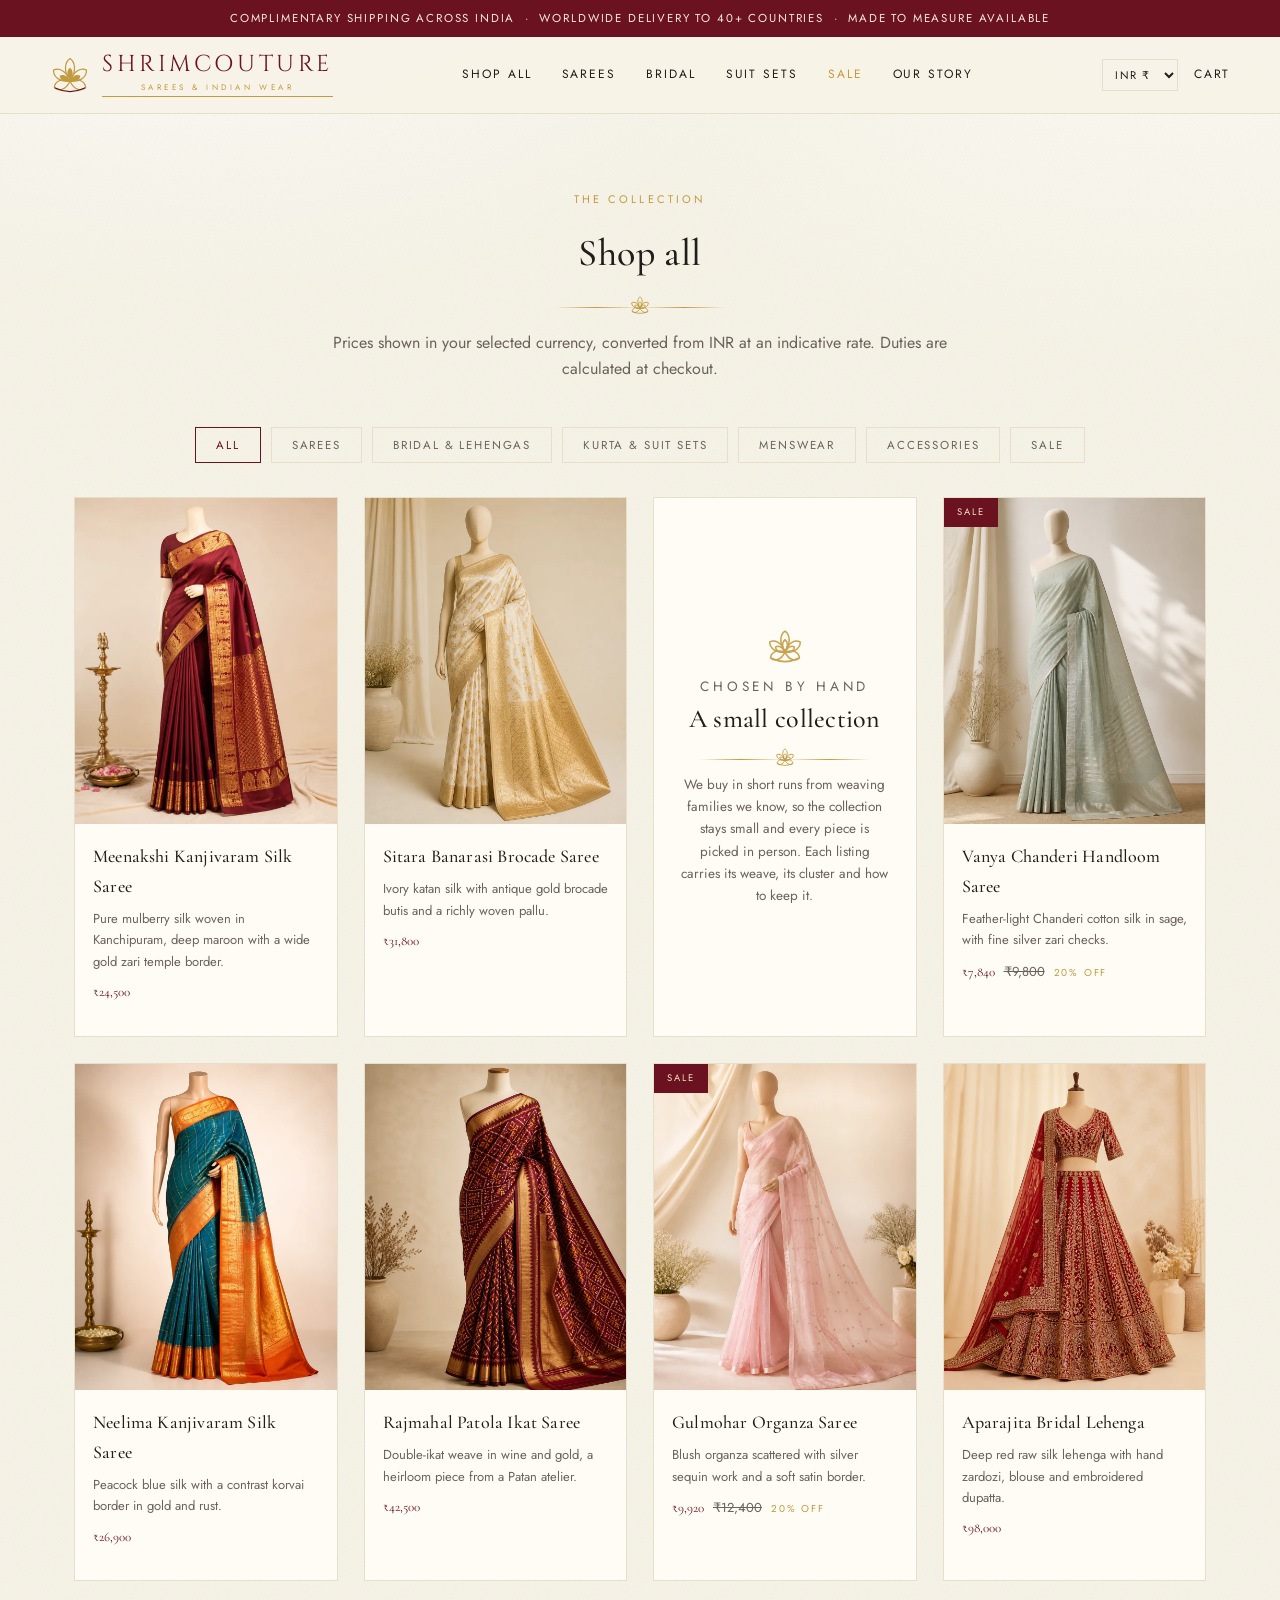
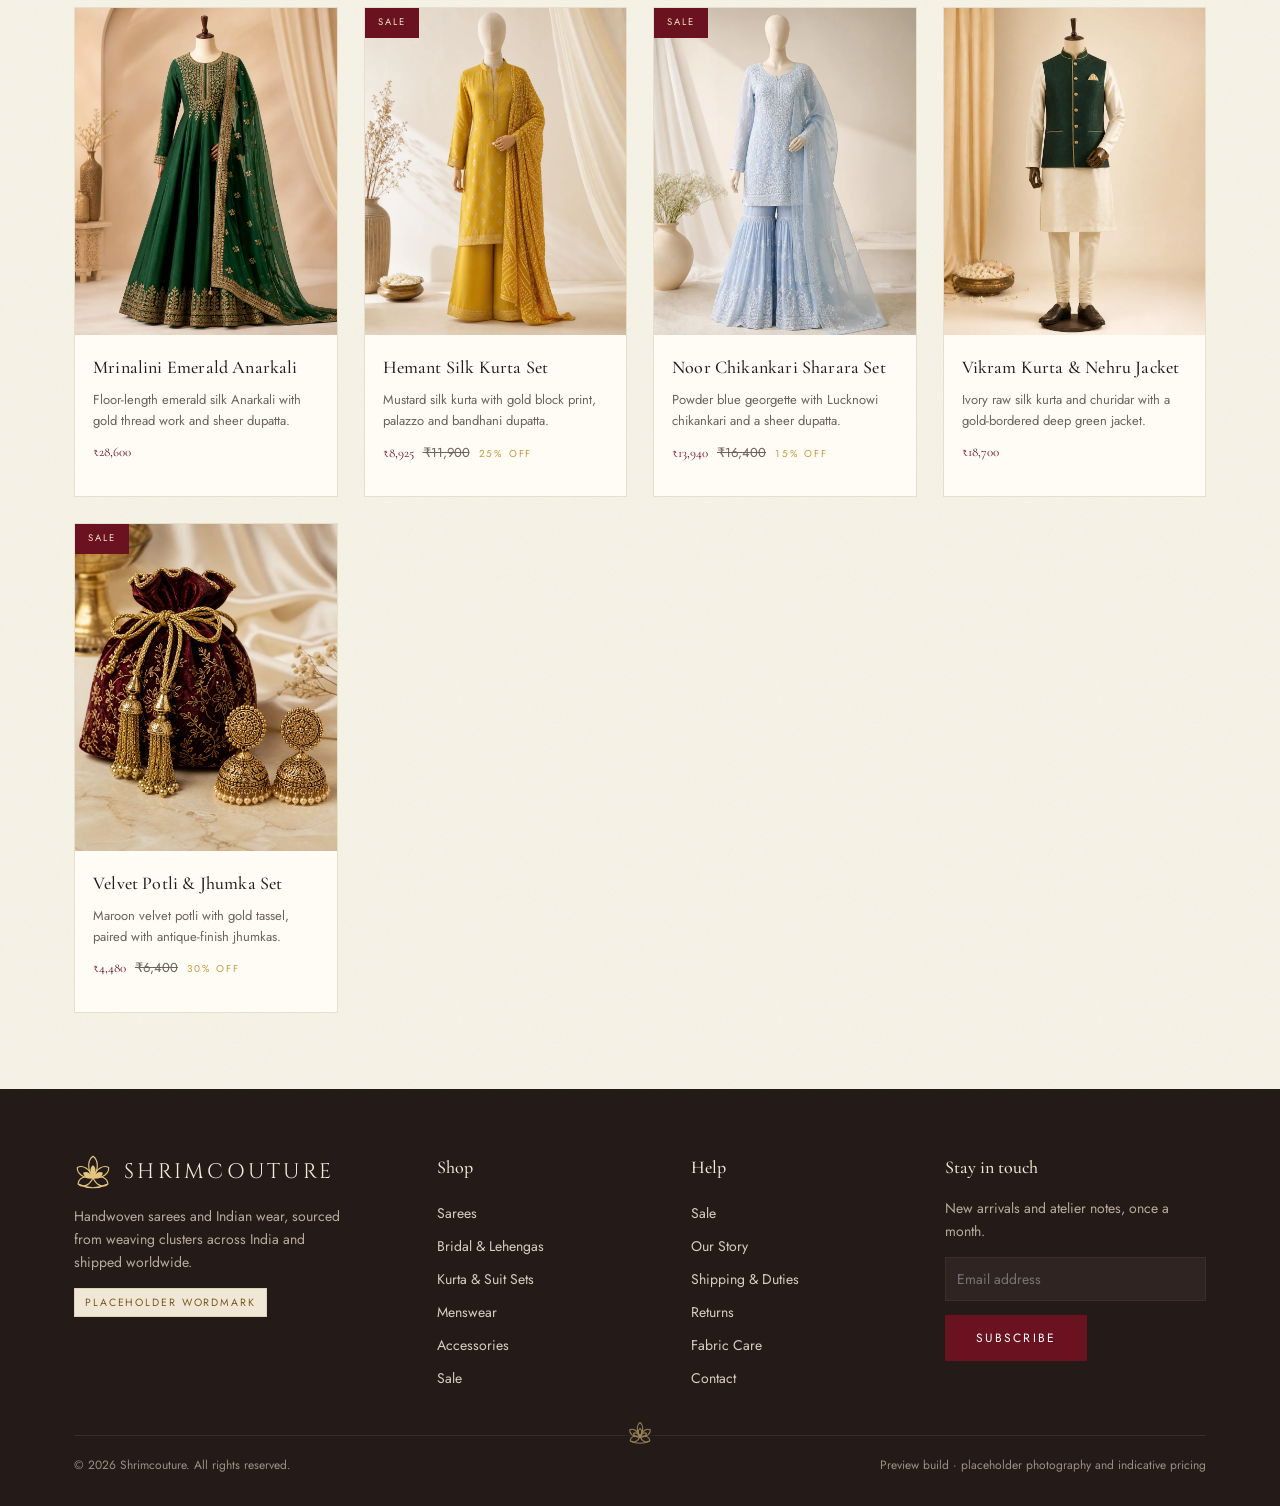
<file: shop.html>
<!doctype html><html lang="en"><head><meta charset="utf-8"><meta name="viewport" content="width=device-width, initial-scale=1">
<link rel="preconnect" href="https://fonts.googleapis.com"><link rel="preconnect" href="https://fonts.gstatic.com" crossorigin>
<link href="https://fonts.googleapis.com/css2?family=Cinzel:wght@400;500;600&family=Cormorant+Garamond:wght@300;400;500;600&family=Jost:wght@300;400;500&display=swap" rel="stylesheet">
<link rel="stylesheet" href="assets/styles.css"><title>Shop | Shrimcouture</title></head><body><div class="ann">Complimentary shipping across India &nbsp;&middot;&nbsp; Worldwide delivery to 40+ countries &nbsp;&middot;&nbsp; Made to measure available</div>
<header class="site"><div class="wrap bar">
<button class="nav-toggle" aria-label="Menu">&#9776;</button>
<a class="brand" href="index.html"><svg class="lotus" viewBox="152.85 191.2 214.3 214.3" xmlns="http://www.w3.org/2000/svg" aria-hidden="true"><path d="M 0 0 C -36.72 -40.7592 -27.54 -76.9896 0 -90.576 C 27.54 -76.9896 36.72 -40.7592 0 0 Z" transform="translate(260 332.0) rotate(-112.0)" fill="none" stroke="#C29B40" stroke-width="6.60" stroke-linejoin="round"/><path d="M 0 0 C -36.72 -47.9196 -27.54 -90.5148 0 -106.488 C 27.54 -90.5148 36.72 -47.9196 0 0 Z" transform="translate(260 332.0) rotate(-56.0)" fill="none" stroke="#C29B40" stroke-width="6.60" stroke-linejoin="round"/><path d="M 0 0 C -36.72 -55.08 -27.54 -104.04 0 -122.4 C 27.54 -104.04 36.72 -55.08 0 0 Z" transform="translate(260 332.0) rotate(0.0)" fill="none" stroke="#C29B40" stroke-width="6.60" stroke-linejoin="round"/><path d="M 0 0 C -36.72 -47.9196 -27.54 -90.5148 0 -106.488 C 27.54 -90.5148 36.72 -47.9196 0 0 Z" transform="translate(260 332.0) rotate(56.0)" fill="none" stroke="#C29B40" stroke-width="6.60" stroke-linejoin="round"/><path d="M 0 0 C -36.72 -40.7592 -27.54 -76.9896 0 -90.576 C 27.54 -76.9896 36.72 -40.7592 0 0 Z" transform="translate(260 332.0) rotate(112.0)" fill="none" stroke="#C29B40" stroke-width="6.60" stroke-linejoin="round"/><path d="M 0 0 C -21.6 -28.188 -16.2 -53.244 0 -62.64 C 16.2 -53.244 21.6 -28.188 0 0 Z" transform="translate(260 332.0) rotate(-62.0)" fill="#C29B40"/><path d="M 0 0 C -21.6 -32.4 -16.2 -61.2 0 -72.0 C 16.2 -61.2 21.6 -32.4 0 0 Z" transform="translate(260 332.0) rotate(0.0)" fill="#C29B40"/><path d="M 0 0 C -21.6 -28.188 -16.2 -53.244 0 -62.64 C 16.2 -53.244 21.6 -28.188 0 0 Z" transform="translate(260 332.0) rotate(62.0)" fill="#C29B40"/><path d="M 180.8 368.0 Q 260.0 406.4 339.2 368.0" fill="none" stroke="#6B1220" stroke-width="6.60" stroke-linecap="round"/></svg><span class="wordmark">Shrimcouture<span class="tagline">Sarees &amp; Indian Wear</span></span></a>
<nav class="nav-links">
<a href="shop.html">Shop All</a><a href="shop.html?cat=sarees">Sarees</a><a href="shop.html?cat=lehengas">Bridal</a><a href="shop.html?cat=suits">Suit Sets</a><a class="sale-link" href="shop.html?cat=sale">Sale</a><a href="about.html">Our Story</a>
</nav>
<div class="tools">
<select id="cur-select" aria-label="Currency"><option value="INR">INR &#8377;</option><option value="USD">USD $</option><option value="EUR">EUR &#8364;</option><option value="GBP">GBP &#163;</option></select>
<a href="cart.html">Cart <span class="cart-count"></span></a>
</div></div></header>
<section><div class="wrap"><div class="section-head"><p class="eyebrow">The collection</p><h2 id="shop-title">Shop all</h2><div class="rule"></div>
<p class="muted" id="shop-note">Prices shown in your selected currency, converted from INR at an indicative rate. Duties are calculated at checkout.</p></div>
<div class="filters" id="filters"></div>
<div class="grid" id="grid"></div>
</div></section>
<footer class="site"><div class="wrap"><div class="cols">
<div><div class="fbrand"><svg class="lotus light" viewBox="152.85 191.2 214.3 214.3" xmlns="http://www.w3.org/2000/svg" aria-hidden="true"><path d="M 0 0 C -36.72 -40.7592 -27.54 -76.9896 0 -90.576 C 27.54 -76.9896 36.72 -40.7592 0 0 Z" transform="translate(260 332.0) rotate(-112.0)" fill="none" stroke="#E3C580" stroke-width="6.60" stroke-linejoin="round"/><path d="M 0 0 C -36.72 -47.9196 -27.54 -90.5148 0 -106.488 C 27.54 -90.5148 36.72 -47.9196 0 0 Z" transform="translate(260 332.0) rotate(-56.0)" fill="none" stroke="#E3C580" stroke-width="6.60" stroke-linejoin="round"/><path d="M 0 0 C -36.72 -55.08 -27.54 -104.04 0 -122.4 C 27.54 -104.04 36.72 -55.08 0 0 Z" transform="translate(260 332.0) rotate(0.0)" fill="none" stroke="#E3C580" stroke-width="6.60" stroke-linejoin="round"/><path d="M 0 0 C -36.72 -47.9196 -27.54 -90.5148 0 -106.488 C 27.54 -90.5148 36.72 -47.9196 0 0 Z" transform="translate(260 332.0) rotate(56.0)" fill="none" stroke="#E3C580" stroke-width="6.60" stroke-linejoin="round"/><path d="M 0 0 C -36.72 -40.7592 -27.54 -76.9896 0 -90.576 C 27.54 -76.9896 36.72 -40.7592 0 0 Z" transform="translate(260 332.0) rotate(112.0)" fill="none" stroke="#E3C580" stroke-width="6.60" stroke-linejoin="round"/><path d="M 0 0 C -21.6 -28.188 -16.2 -53.244 0 -62.64 C 16.2 -53.244 21.6 -28.188 0 0 Z" transform="translate(260 332.0) rotate(-62.0)" fill="#E3C580"/><path d="M 0 0 C -21.6 -32.4 -16.2 -61.2 0 -72.0 C 16.2 -61.2 21.6 -32.4 0 0 Z" transform="translate(260 332.0) rotate(0.0)" fill="#E3C580"/><path d="M 0 0 C -21.6 -28.188 -16.2 -53.244 0 -62.64 C 16.2 -53.244 21.6 -28.188 0 0 Z" transform="translate(260 332.0) rotate(62.0)" fill="#E3C580"/><path d="M 180.8 368.0 Q 260.0 406.4 339.2 368.0" fill="none" stroke="#E3C580" stroke-width="6.60" stroke-linecap="round"/></svg><span>Shrimcouture</span></div>
<p class="muted" style="color:#B9AB9C;max-width:280px">Handwoven sarees and Indian wear, sourced from weaving clusters across India and shipped worldwide.</p>
<p><span class="badge">Placeholder wordmark</span></p></div>
<div><h4>Shop</h4><ul><li><a href="shop.html?cat=sarees">Sarees</a></li><li><a href="shop.html?cat=lehengas">Bridal &amp; Lehengas</a></li><li><a href="shop.html?cat=suits">Kurta &amp; Suit Sets</a></li><li><a href="shop.html?cat=menswear">Menswear</a></li><li><a href="shop.html?cat=accessories">Accessories</a></li><li><a href="shop.html?cat=sale">Sale</a></li></ul></div>
<div><h4>Help</h4><ul><li><a class="sale-link" href="shop.html?cat=sale">Sale</a></li><li><a href="about.html">Our Story</a></li><li><a href="about.html#shipping">Shipping &amp; Duties</a></li><li><a href="about.html#returns">Returns</a></li><li><a href="about.html#care">Fabric Care</a></li><li><a href="about.html#contact">Contact</a></li></ul></div>
<div><h4>Stay in touch</h4><p class="muted" style="color:#B9AB9C">New arrivals and atelier notes, once a month.</p>
<form onsubmit="event.preventDefault();this.querySelector(\x27button\x27).textContent=\x27Thank you\x27;">
<input class="field" type="email" placeholder="Email address" required style="background:#2F2421;border-color:#3B2E2A;color:#F4E9D9">
<button class="btn" type="submit">Subscribe</button></form></div>
</div>
<div class="legal"><span>&copy; 2026 Shrimcouture. All rights reserved.</span><span>Preview build &middot; placeholder photography and indicative pricing</span></div>
</div></footer>
<script src="assets/data.js"></script><script src="assets/app.js"></script>
<script>
var params = new URLSearchParams(location.search);
var active = params.get("cat") || "all";
var cats = [{id:"all",name:"All"},{id:"sarees",name:"Sarees"},{id:"lehengas",name:"Bridal & Lehengas"},{id:"suits",name:"Kurta & Suit Sets"},{id:"menswear",name:"Menswear"},{id:"accessories",name:"Accessories"},{id:"sale",name:"Sale"}];
document.getElementById("filters").innerHTML = cats.map(function(c){
  return '<button class="chip' + (c.id===active?" active":"") + '" data-cat="' + c.id + '">' + c.name + '</button>';
}).join("");
function render(){
  var list = active==="all" ? window.SC_PRODUCTS : (active==="sale" ? window.SC_PRODUCTS.filter(function(p){ return !!p.sale; }) : window.SC_PRODUCTS.filter(function(p){ return p.cat===active; }));
  var cells = list.map(scCard);
  var ed = '<div class="edcell"><p class="eyebrow">Chosen by hand</p><h3>' +
    (active==="sale" ? "The festive edit" : "A small collection") + '</h3><div class="rule"></div>' +
    '<p>We buy in short runs from weaving families we know, so the collection stays small and every piece is picked in person. ' +
    'Each listing carries its weave, its cluster and how to keep it.</p></div>';
  if (cells.length >= 3) { cells.splice(2, 0, ed); }
  document.getElementById("grid").innerHTML = cells.join("");
  var t = cats.filter(function(c){ return c.id===active; })[0];
  document.getElementById("shop-title").textContent = active==="all" ? "Shop all" : t.name;
  var sn = document.getElementById("shop-note");
  if (sn) sn.textContent = active==="sale" ? window.SC_SALE_NOTE : "Prices shown in your selected currency, converted from INR at an indicative rate. Duties are calculated at checkout.";
}
document.querySelectorAll(".chip").forEach(function(b){
  b.addEventListener("click", function(){
    active = this.dataset.cat;
    document.querySelectorAll(".chip").forEach(function(x){ x.classList.remove("active"); });
    this.classList.add("active");
    history.replaceState(null,"", active==="all" ? "shop.html" : "shop.html?cat=" + active);
    render();
  });
});
render();
</script></body></html>
</file>
<file: assets/styles.css>
:root{
  --ivory:#F7F3E7; --paper:#FFFCF5; --ink:#221C1A; --muted:#6C625C;
  --wine:#6B1220; --gold:#C29B40; --line:#E7DFCC;
  --serif:"Cormorant Garamond", Georgia, serif;
  --display:"Cinzel", "Cormorant Garamond", Georgia, serif;
  --sans:"Jost", "Helvetica Neue", Arial, sans-serif;
}
*{box-sizing:border-box}
body{margin:0;overflow-x:hidden;background-color:var(--ivory);
  background-image:url("data:image/svg+xml,%3Csvg xmlns='http://www.w3.org/2000/svg' width='320' height='320'%3E%3Cfilter id='f'%3E%3CfeTurbulence type='fractalNoise' baseFrequency='0.9' numOctaves='4' stitchTiles='stitch'/%3E%3CfeColorMatrix type='saturate' values='0'/%3E%3C/filter%3E%3Crect width='320' height='320' filter='url(%23f)' opacity='0.09'/%3E%3C/svg%3E"),
    radial-gradient(1100px 620px at 15% -10%, rgba(255,255,252,.9), rgba(255,255,252,0) 62%),
    radial-gradient(900px 520px at 90% 2%, rgba(255,253,246,.75), rgba(255,253,246,0) 64%);
  background-repeat:repeat,no-repeat,no-repeat;
  background-attachment:scroll,fixed,fixed;
  color:var(--ink);font-family:var(--sans);font-size:16px;line-height:1.65;-webkit-font-smoothing:antialiased}
img{max-width:100%;display:block}
a{color:inherit;text-decoration:none}
.wrap{max-width:1180px;margin:0 auto;padding:0 24px}
h1,h2,h3{font-family:var(--serif);font-weight:500;letter-spacing:.01em;margin:0 0 .4em}
h1{font-size:clamp(34px,5.4vw,60px);line-height:1.1}
h2{font-size:clamp(26px,3.4vw,38px)}
h3{font-size:20px}
.muted{color:var(--muted)}
.eyebrow{font-size:11px;letter-spacing:.28em;text-transform:uppercase;color:var(--gold);margin:0 0 14px}
.btn{display:inline-block;padding:13px 30px;border:1px solid var(--wine);background:var(--wine);color:#fff;
  font-size:12px;letter-spacing:.18em;text-transform:uppercase;transition:.2s;cursor:pointer;font-family:var(--sans)}
.btn:hover{background:#500D18;border-color:#500D18}
.btn.ghost{background:transparent;color:var(--wine)}
.btn.ghost:hover{background:var(--wine);color:#fff}
.btn[disabled]{opacity:.45;cursor:not-allowed}

/* announcement + header */
.ann{background:var(--wine);color:#F6E9D8;font-size:11.5px;letter-spacing:.16em;text-transform:uppercase;text-align:center;padding:9px 16px}
header.site{position:sticky;top:0;z-index:40;background:rgba(247,243,231,.95);border-bottom:1px solid var(--line);backdrop-filter:blur(6px)}
.bar{display:flex;align-items:center;justify-content:space-between;gap:18px;padding:16px 0}
.brand{display:flex;align-items:center;gap:12px;line-height:1}
.lotus{width:40px;height:40px;flex:0 0 40px}
.wordmark{font-family:var(--display);font-size:23px;letter-spacing:.155em;text-transform:uppercase;color:var(--wine);
  display:block;border-bottom:1px solid var(--gold);padding-bottom:5px}
.tagline{display:block;font-family:var(--sans);font-size:8px;letter-spacing:.44em;text-transform:uppercase;color:var(--gold);
  margin-top:7px;border:0;text-align:center}

.nav-links{display:flex;gap:30px;font-size:12px;letter-spacing:.16em;text-transform:uppercase}
.nav-links a:hover{color:var(--wine)}
.tools{display:flex;align-items:center;gap:16px;font-size:12px;letter-spacing:.14em;text-transform:uppercase}
select#cur-select{font-family:var(--sans);font-size:11px;letter-spacing:.14em;padding:6px 8px;border:1px solid var(--line);background:transparent;color:var(--ink)}
.nav-toggle{display:none;background:none;border:0;font-size:20px;cursor:pointer;color:var(--ink)}

/* hero */
.hero{position:relative;min-height:min(78vh,620px);display:flex;align-items:center;background:#EDE4D3;overflow:hidden}
.hero img{position:absolute;inset:0;width:100%;height:100%;object-fit:cover}
.hero .veil{position:absolute;inset:0;background:linear-gradient(90deg,rgba(24,16,14,.72) 0%,rgba(24,16,14,.42) 45%,rgba(24,16,14,.05) 100%)}
.hero .inner{position:relative;color:#FDF7EE;max-width:560px;padding:70px 0}
.hero h1{color:#FDF7EE}
.hero p{color:#EFE2D2;font-size:17px;max-width:440px}
.hero .btn{margin-top:22px;margin-right:12px}
.hero .btn.ghost{color:#FDF7EE;border-color:#FDF7EE}
.hero .btn.ghost:hover{background:#FDF7EE;color:var(--wine)}

section{padding:76px 0}
.section-head{text-align:center;max-width:620px;margin:0 auto 44px}
.rule{position:relative;width:120px;height:1px;background:linear-gradient(90deg,rgba(194,155,64,0),var(--gold),rgba(194,155,64,0));margin:22px auto}
.rule::after{content:"";position:absolute;left:50%;top:50%;width:7px;height:7px;background:var(--gold);
  transform:translate(-50%,-50%) rotate(45deg)}

/* categories */
.cats{display:grid;grid-template-columns:repeat(3,1fr);gap:22px}
.cat{position:relative;overflow:hidden;background:#2B1A16;border-radius:200px 200px 4px 4px;box-shadow:0 1px 0 rgba(194,155,64,.5)}
.cat img{height:340px;width:100%;object-fit:cover;opacity:.9;transition:.5s}
.cat:hover img{transform:scale(1.04);opacity:.78}
.cat .lbl{position:absolute;left:0;right:0;bottom:0;padding:26px 22px;color:#fff;text-align:center;background:linear-gradient(transparent,rgba(30,12,14,.82))}
.cat .lbl h3{margin:0;color:#fff}
.cat .lbl span{font-size:11px;letter-spacing:.16em;text-transform:uppercase;color:#E9D9C0}

/* product grid */
.grid{display:grid;grid-template-columns:repeat(4,1fr);gap:26px}
.card{position:relative;background:var(--paper);border:1px solid var(--line);display:block;transition:.25s}
.card:hover{border-color:var(--gold);transform:translateY(-3px)}
.card-img{position:relative;aspect-ratio:4/5;overflow:hidden;background:#EFE7DA}
.card-img img{width:100%;height:100%;object-fit:cover}
.card-body{padding:18px 18px 22px}
.card-body h3{font-size:18px;margin-bottom:6px}
.card-body p{font-size:13px;margin:0 0 10px}
.price{font-family:var(--serif);font-size:19px;color:var(--wine)}

/* strips */
.strip{background:var(--paper);border-top:1px solid var(--line);border-bottom:1px solid var(--line)}
.strip .grid3{display:grid;grid-template-columns:repeat(3,1fr);gap:34px;text-align:center}
.strip h3{font-size:17px;margin-bottom:6px}
.strip p{font-size:13.5px;color:var(--muted);margin:0}

.story{display:grid;grid-template-columns:1.05fr .95fr;gap:56px;align-items:center}
.story img{height:100%;object-fit:cover;max-height:460px;width:100%}

/* filters */
.filters{display:flex;gap:10px;flex-wrap:wrap;justify-content:center;margin-bottom:34px}
.chip{padding:9px 20px;border:1px solid var(--line);background:transparent;font-size:11.5px;letter-spacing:.16em;
  text-transform:uppercase;cursor:pointer;font-family:var(--sans);color:var(--muted)}
.chip.active,.chip:hover{border-color:var(--wine);color:var(--wine)}

/* product page */
.pdp{display:grid;grid-template-columns:1fr 1fr;gap:56px;align-items:start}
.pdp .shot{background:#EFE7DA;border:1px solid var(--line)}
.sizes{display:flex;gap:10px;flex-wrap:wrap;margin:10px 0 24px}
.size{padding:10px 18px;border:1px solid var(--line);cursor:pointer;font-size:12px;letter-spacing:.12em;background:transparent}
.size.active{border-color:var(--wine);color:var(--wine)}
.spec{list-style:none;padding:0;margin:20px 0 0;font-size:14px;color:var(--muted)}
.spec li{padding:9px 0;border-bottom:1px solid var(--line)}
.qty{display:inline-flex;border:1px solid var(--line);margin-right:12px}
.qty button{width:38px;border:0;background:transparent;font-size:16px;cursor:pointer}
.qty span{width:38px;display:grid;place-items:center;border-left:1px solid var(--line);border-right:1px solid var(--line)}
.note{font-size:12.5px;color:var(--muted);margin-top:18px}

/* cart */
.cart-row{display:grid;grid-template-columns:96px 1fr auto;gap:18px;padding:20px 0;border-bottom:1px solid var(--line);align-items:center}
.cart-row img{width:96px;height:120px;object-fit:cover}
.cart-layout{display:grid;grid-template-columns:1.6fr .9fr;gap:48px;align-items:start}
.summary{background:var(--paper);border:1px solid var(--line);padding:26px}
.summary .line{display:flex;justify-content:space-between;padding:9px 0;font-size:14px}
.summary .total{border-top:1px solid var(--line);margin-top:10px;padding-top:14px;font-family:var(--serif);font-size:22px}
.field{width:100%;padding:11px;border:1px solid var(--line);background:var(--paper);font-family:var(--sans);font-size:14px;margin-bottom:14px}
.link{color:var(--wine);text-decoration:underline;cursor:pointer}

footer.site{background:#241B19;color:#D9CDBE;margin-top:0;padding:64px 0 30px;font-size:14px}
footer.site .cols{display:grid;grid-template-columns:1.5fr 1fr 1fr 1.2fr;gap:36px}
footer.site h4{font-family:var(--serif);font-size:18px;color:#F4E9D9;margin:0 0 14px;font-weight:500}
footer.site a{color:#D9CDBE}
footer.site a:hover{color:#fff}
footer.site ul{list-style:none;padding:0;margin:0}
footer.site li{padding:5px 0}
.fbrand{display:flex;align-items:center;gap:12px;font-family:var(--display);font-size:21px;letter-spacing:.155em;text-transform:uppercase;color:#F4E9D9}
.fbrand .lotus{width:38px;height:38px;flex:0 0 38px}
.legal{border-top:1px solid #3B2E2A;margin-top:40px;padding-top:20px;display:flex;justify-content:space-between;gap:16px;font-size:12px;color:#9C8E82;flex-wrap:wrap}
.badge{display:inline-block;background:#F1E7D6;color:#7A5A22;font-size:10.5px;letter-spacing:.18em;text-transform:uppercase;padding:5px 10px;border:1px solid #E2D2B4}

@media(max-width:900px){
  .grid{grid-template-columns:repeat(2,1fr);gap:18px}
  .cats{grid-template-columns:1fr}
  .cat img{height:220px}
  .story,.pdp,.cart-layout{grid-template-columns:1fr;gap:28px}
  .strip .grid3{grid-template-columns:1fr;gap:26px}
  footer.site .cols{grid-template-columns:1fr 1fr}
  .nav-toggle{display:block}
  .nav-links{display:none;position:absolute;left:0;right:0;top:100%;background:#F7F3E7;border-bottom:1px solid var(--line);
    flex-direction:column;gap:0;padding:8px 24px 18px}
  .nav-links.open{display:flex}
  .nav-links a{padding:11px 0;border-bottom:1px solid var(--line)}
  .bar{position:relative;padding:13px 0}
  .wordmark{font-size:16px}
  .lotus{width:32px;height:32px;flex:0 0 32px}
  .tagline{font-size:7px;letter-spacing:.36em}
  section{padding:52px 0}
  .hero .inner{padding:56px 18px}
  .hero .veil{background:linear-gradient(90deg,rgba(24,16,14,.78) 0%,rgba(24,16,14,.55) 100%)}
  .wordmark{font-size:14px;letter-spacing:.12em;padding-bottom:3px}
  .lotus{width:26px;height:26px;flex:0 0 26px}
  .brand{gap:8px}
  .tagline{display:none}
  .ann{font-size:9px;letter-spacing:.08em;padding:7px 12px}
  .tools{gap:9px;font-size:10.5px;letter-spacing:.08em}
  select#cur-select{font-size:10px;padding:4px 4px;letter-spacing:.06em}
  .nav-toggle{font-size:18px}
  .wrap{padding:0 18px}
  .hero .inner{max-width:100%}

}


/* sale */
.tag{position:absolute;top:0;left:0;z-index:2;background:var(--wine);color:#F6E3C4;font-size:9.5px;letter-spacing:.22em;
  text-transform:uppercase;padding:7px 13px}
.was{color:var(--muted);text-decoration:line-through;font-family:var(--sans);font-size:13px;margin-left:6px}
.off{font-family:var(--sans);font-size:10px;letter-spacing:.18em;text-transform:uppercase;color:var(--gold);margin-left:6px}
.sale-link{color:var(--gold)}
.saleband{background:var(--wine);color:#F3E4CB;text-align:center;padding:64px 0}
.saleband .inner{border:1px solid rgba(227,197,128,.45);padding:44px 26px;max-width:760px;margin:0 auto}
.saleband h2{color:#FBF2E2;margin-bottom:10px}
.saleband p{color:#E4CFAE;margin:0 auto 22px;max-width:460px}
.saleband .eyebrow{color:#E3C580}
.saleband .btn{background:transparent;border-color:#E3C580;color:#FBF2E2}
.saleband .btn:hover{background:#E3C580;color:var(--wine)}
/* collage */
.collage{position:relative}
.collage .main{width:100%;height:520px;object-fit:cover;border-radius:240px 240px 4px 4px}
.collage .inset{position:absolute;right:-18px;bottom:-26px;width:180px;height:220px;object-fit:cover;
  border:6px solid var(--paper);box-shadow:0 10px 30px rgba(60,30,20,.16)}
@media(max-width:900px){
  .collage .main{height:380px;border-radius:180px 180px 4px 4px}
  .collage .inset{width:120px;height:150px;right:6px;bottom:-18px}
  .cat img{height:260px}
  .cat{border-radius:150px 150px 4px 4px}
  .saleband{padding:44px 0}
  .saleband .inner{padding:30px 18px}
}

/* editorial cell in the product grid (PALLAVI-style) */
.edcell{background:var(--paper);border:1px solid var(--line);display:flex;flex-direction:column;justify-content:center;
  text-align:center;padding:34px 26px}
.edcell h3{font-family:var(--serif);font-size:26px;margin-bottom:4px}
.edcell .rule{margin:14px auto}
.edcell p{font-size:13.5px;color:var(--muted);margin:0}


:root{
  --lotus-gold:url("data:image/svg+xml,%3Csvg%20xmlns%3D%22http%3A%2F%2Fwww.w3.org%2F2000%2Fsvg%22%20viewBox%3D%22132%20204%20256%20208%22%20width%3D%22240%22%20height%3D%22240%22%3E%3Cg%20fill%3D%22none%22%20stroke%3D%22%23C29B40%22%20stroke-width%3D%229%22%20stroke-linejoin%3D%22round%22%20stroke-linecap%3D%22round%22%20opacity%3D%221%22%3E%3Cpath%20d%3D%22M%200%200%20C%20-36.72%20-40.76%20-27.54%20-76.99%200%20-90.58%20C%2027.54%20-76.99%2036.72%20-40.76%200%200%20Z%22%20transform%3D%22translate%28260%20332%29%20rotate%28-112%29%22%2F%3E%3Cpath%20d%3D%22M%200%200%20C%20-36.72%20-47.92%20-27.54%20-90.51%200%20-106.49%20C%2027.54%20-90.51%2036.72%20-47.92%200%200%20Z%22%20transform%3D%22translate%28260%20332%29%20rotate%28-56%29%22%2F%3E%3Cpath%20d%3D%22M%200%200%20C%20-36.72%20-55.08%20-27.54%20-104.04%200%20-122.4%20C%2027.54%20-104.04%2036.72%20-55.08%200%200%20Z%22%20transform%3D%22translate%28260%20332%29%22%2F%3E%3Cpath%20d%3D%22M%200%200%20C%20-36.72%20-47.92%20-27.54%20-90.51%200%20-106.49%20C%2027.54%20-90.51%2036.72%20-47.92%200%200%20Z%22%20transform%3D%22translate%28260%20332%29%20rotate%2856%29%22%2F%3E%3Cpath%20d%3D%22M%200%200%20C%20-36.72%20-40.76%20-27.54%20-76.99%200%20-90.58%20C%2027.54%20-76.99%2036.72%20-40.76%200%200%20Z%22%20transform%3D%22translate%28260%20332%29%20rotate%28112%29%22%2F%3E%3Cpath%20d%3D%22M%200%200%20C%20-21.6%20-28.19%20-16.2%20-53.24%200%20-62.64%20C%2016.2%20-53.24%2021.6%20-28.19%200%200%20Z%22%20transform%3D%22translate%28260%20332%29%20rotate%28-62%29%22%2F%3E%3Cpath%20d%3D%22M%200%200%20C%20-21.6%20-32.4%20-16.2%20-61.2%200%20-72%20C%2016.2%20-61.2%2021.6%20-32.4%200%200%20Z%22%20transform%3D%22translate%28260%20332%29%22%2F%3E%3Cpath%20d%3D%22M%200%200%20C%20-21.6%20-28.19%20-16.2%20-53.24%200%20-62.64%20C%2016.2%20-53.24%2021.6%20-28.19%200%200%20Z%22%20transform%3D%22translate%28260%20332%29%20rotate%2862%29%22%2F%3E%3Cpath%20d%3D%22M%20180.8%20368%20Q%20260%20406.4%20339.2%20368%22%2F%3E%3C%2Fg%3E%3C%2Fsvg%3E");
  --lotus-light:url("data:image/svg+xml,%3Csvg%20xmlns%3D%22http%3A%2F%2Fwww.w3.org%2F2000%2Fsvg%22%20viewBox%3D%22132%20204%20256%20208%22%20width%3D%22240%22%20height%3D%22240%22%3E%3Cg%20fill%3D%22none%22%20stroke%3D%22%23E3C580%22%20stroke-width%3D%229%22%20stroke-linejoin%3D%22round%22%20stroke-linecap%3D%22round%22%20opacity%3D%221%22%3E%3Cpath%20d%3D%22M%200%200%20C%20-36.72%20-40.76%20-27.54%20-76.99%200%20-90.58%20C%2027.54%20-76.99%2036.72%20-40.76%200%200%20Z%22%20transform%3D%22translate%28260%20332%29%20rotate%28-112%29%22%2F%3E%3Cpath%20d%3D%22M%200%200%20C%20-36.72%20-47.92%20-27.54%20-90.51%200%20-106.49%20C%2027.54%20-90.51%2036.72%20-47.92%200%200%20Z%22%20transform%3D%22translate%28260%20332%29%20rotate%28-56%29%22%2F%3E%3Cpath%20d%3D%22M%200%200%20C%20-36.72%20-55.08%20-27.54%20-104.04%200%20-122.4%20C%2027.54%20-104.04%2036.72%20-55.08%200%200%20Z%22%20transform%3D%22translate%28260%20332%29%22%2F%3E%3Cpath%20d%3D%22M%200%200%20C%20-36.72%20-47.92%20-27.54%20-90.51%200%20-106.49%20C%2027.54%20-90.51%2036.72%20-47.92%200%200%20Z%22%20transform%3D%22translate%28260%20332%29%20rotate%2856%29%22%2F%3E%3Cpath%20d%3D%22M%200%200%20C%20-36.72%20-40.76%20-27.54%20-76.99%200%20-90.58%20C%2027.54%20-76.99%2036.72%20-40.76%200%200%20Z%22%20transform%3D%22translate%28260%20332%29%20rotate%28112%29%22%2F%3E%3Cpath%20d%3D%22M%200%200%20C%20-21.6%20-28.19%20-16.2%20-53.24%200%20-62.64%20C%2016.2%20-53.24%2021.6%20-28.19%200%200%20Z%22%20transform%3D%22translate%28260%20332%29%20rotate%28-62%29%22%2F%3E%3Cpath%20d%3D%22M%200%200%20C%20-21.6%20-32.4%20-16.2%20-61.2%200%20-72%20C%2016.2%20-61.2%2021.6%20-32.4%200%200%20Z%22%20transform%3D%22translate%28260%20332%29%22%2F%3E%3Cpath%20d%3D%22M%200%200%20C%20-21.6%20-28.19%20-16.2%20-53.24%200%20-62.64%20C%2016.2%20-53.24%2021.6%20-28.19%200%200%20Z%22%20transform%3D%22translate%28260%20332%29%20rotate%2862%29%22%2F%3E%3Cpath%20d%3D%22M%20180.8%20368%20Q%20260%20406.4%20339.2%20368%22%2F%3E%3C%2Fg%3E%3C%2Fsvg%3E");
  --lotus-ivory:url("data:image/svg+xml,%3Csvg%20xmlns%3D%22http%3A%2F%2Fwww.w3.org%2F2000%2Fsvg%22%20viewBox%3D%22132%20204%20256%20208%22%20width%3D%22240%22%20height%3D%22240%22%3E%3Cg%20fill%3D%22none%22%20stroke%3D%22%23F3E4CB%22%20stroke-width%3D%229%22%20stroke-linejoin%3D%22round%22%20stroke-linecap%3D%22round%22%20opacity%3D%221%22%3E%3Cpath%20d%3D%22M%200%200%20C%20-36.72%20-40.76%20-27.54%20-76.99%200%20-90.58%20C%2027.54%20-76.99%2036.72%20-40.76%200%200%20Z%22%20transform%3D%22translate%28260%20332%29%20rotate%28-112%29%22%2F%3E%3Cpath%20d%3D%22M%200%200%20C%20-36.72%20-47.92%20-27.54%20-90.51%200%20-106.49%20C%2027.54%20-90.51%2036.72%20-47.92%200%200%20Z%22%20transform%3D%22translate%28260%20332%29%20rotate%28-56%29%22%2F%3E%3Cpath%20d%3D%22M%200%200%20C%20-36.72%20-55.08%20-27.54%20-104.04%200%20-122.4%20C%2027.54%20-104.04%2036.72%20-55.08%200%200%20Z%22%20transform%3D%22translate%28260%20332%29%22%2F%3E%3Cpath%20d%3D%22M%200%200%20C%20-36.72%20-47.92%20-27.54%20-90.51%200%20-106.49%20C%2027.54%20-90.51%2036.72%20-47.92%200%200%20Z%22%20transform%3D%22translate%28260%20332%29%20rotate%2856%29%22%2F%3E%3Cpath%20d%3D%22M%200%200%20C%20-36.72%20-40.76%20-27.54%20-76.99%200%20-90.58%20C%2027.54%20-76.99%2036.72%20-40.76%200%200%20Z%22%20transform%3D%22translate%28260%20332%29%20rotate%28112%29%22%2F%3E%3Cpath%20d%3D%22M%200%200%20C%20-21.6%20-28.19%20-16.2%20-53.24%200%20-62.64%20C%2016.2%20-53.24%2021.6%20-28.19%200%200%20Z%22%20transform%3D%22translate%28260%20332%29%20rotate%28-62%29%22%2F%3E%3Cpath%20d%3D%22M%200%200%20C%20-21.6%20-32.4%20-16.2%20-61.2%200%20-72%20C%2016.2%20-61.2%2021.6%20-32.4%200%200%20Z%22%20transform%3D%22translate%28260%20332%29%22%2F%3E%3Cpath%20d%3D%22M%200%200%20C%20-21.6%20-28.19%20-16.2%20-53.24%200%20-62.64%20C%2016.2%20-53.24%2021.6%20-28.19%200%200%20Z%22%20transform%3D%22translate%28260%20332%29%20rotate%2862%29%22%2F%3E%3Cpath%20d%3D%22M%20180.8%20368%20Q%20260%20406.4%20339.2%20368%22%2F%3E%3C%2Fg%3E%3C%2Fsvg%3E");
  --lotus-wm-light:url("data:image/svg+xml,%3Csvg%20xmlns%3D%22http%3A%2F%2Fwww.w3.org%2F2000%2Fsvg%22%20viewBox%3D%22132%20204%20256%20208%22%20width%3D%22240%22%20height%3D%22240%22%3E%3Cg%20fill%3D%22none%22%20stroke%3D%22%23E3C580%22%20stroke-width%3D%227%22%20stroke-linejoin%3D%22round%22%20stroke-linecap%3D%22round%22%20opacity%3D%220.085%22%3E%3Cpath%20d%3D%22M%200%200%20C%20-36.72%20-40.76%20-27.54%20-76.99%200%20-90.58%20C%2027.54%20-76.99%2036.72%20-40.76%200%200%20Z%22%20transform%3D%22translate%28260%20332%29%20rotate%28-112%29%22%2F%3E%3Cpath%20d%3D%22M%200%200%20C%20-36.72%20-47.92%20-27.54%20-90.51%200%20-106.49%20C%2027.54%20-90.51%2036.72%20-47.92%200%200%20Z%22%20transform%3D%22translate%28260%20332%29%20rotate%28-56%29%22%2F%3E%3Cpath%20d%3D%22M%200%200%20C%20-36.72%20-55.08%20-27.54%20-104.04%200%20-122.4%20C%2027.54%20-104.04%2036.72%20-55.08%200%200%20Z%22%20transform%3D%22translate%28260%20332%29%22%2F%3E%3Cpath%20d%3D%22M%200%200%20C%20-36.72%20-47.92%20-27.54%20-90.51%200%20-106.49%20C%2027.54%20-90.51%2036.72%20-47.92%200%200%20Z%22%20transform%3D%22translate%28260%20332%29%20rotate%2856%29%22%2F%3E%3Cpath%20d%3D%22M%200%200%20C%20-36.72%20-40.76%20-27.54%20-76.99%200%20-90.58%20C%2027.54%20-76.99%2036.72%20-40.76%200%200%20Z%22%20transform%3D%22translate%28260%20332%29%20rotate%28112%29%22%2F%3E%3Cpath%20d%3D%22M%200%200%20C%20-21.6%20-28.19%20-16.2%20-53.24%200%20-62.64%20C%2016.2%20-53.24%2021.6%20-28.19%200%200%20Z%22%20transform%3D%22translate%28260%20332%29%20rotate%28-62%29%22%2F%3E%3Cpath%20d%3D%22M%200%200%20C%20-21.6%20-32.4%20-16.2%20-61.2%200%20-72%20C%2016.2%20-61.2%2021.6%20-32.4%200%200%20Z%22%20transform%3D%22translate%28260%20332%29%22%2F%3E%3Cpath%20d%3D%22M%200%200%20C%20-21.6%20-28.19%20-16.2%20-53.24%200%20-62.64%20C%2016.2%20-53.24%2021.6%20-28.19%200%200%20Z%22%20transform%3D%22translate%28260%20332%29%20rotate%2862%29%22%2F%3E%3Cpath%20d%3D%22M%20180.8%20368%20Q%20260%20406.4%20339.2%20368%22%2F%3E%3C%2Fg%3E%3C%2Fsvg%3E");
  --lotus-wm-gold:url("data:image/svg+xml,%3Csvg%20xmlns%3D%22http%3A%2F%2Fwww.w3.org%2F2000%2Fsvg%22%20viewBox%3D%22132%20204%20256%20208%22%20width%3D%22240%22%20height%3D%22240%22%3E%3Cg%20fill%3D%22none%22%20stroke%3D%22%23C29B40%22%20stroke-width%3D%227%22%20stroke-linejoin%3D%22round%22%20stroke-linecap%3D%22round%22%20opacity%3D%220.035%22%3E%3Cpath%20d%3D%22M%200%200%20C%20-36.72%20-40.76%20-27.54%20-76.99%200%20-90.58%20C%2027.54%20-76.99%2036.72%20-40.76%200%200%20Z%22%20transform%3D%22translate%28260%20332%29%20rotate%28-112%29%22%2F%3E%3Cpath%20d%3D%22M%200%200%20C%20-36.72%20-47.92%20-27.54%20-90.51%200%20-106.49%20C%2027.54%20-90.51%2036.72%20-47.92%200%200%20Z%22%20transform%3D%22translate%28260%20332%29%20rotate%28-56%29%22%2F%3E%3Cpath%20d%3D%22M%200%200%20C%20-36.72%20-55.08%20-27.54%20-104.04%200%20-122.4%20C%2027.54%20-104.04%2036.72%20-55.08%200%200%20Z%22%20transform%3D%22translate%28260%20332%29%22%2F%3E%3Cpath%20d%3D%22M%200%200%20C%20-36.72%20-47.92%20-27.54%20-90.51%200%20-106.49%20C%2027.54%20-90.51%2036.72%20-47.92%200%200%20Z%22%20transform%3D%22translate%28260%20332%29%20rotate%2856%29%22%2F%3E%3Cpath%20d%3D%22M%200%200%20C%20-36.72%20-40.76%20-27.54%20-76.99%200%20-90.58%20C%2027.54%20-76.99%2036.72%20-40.76%200%200%20Z%22%20transform%3D%22translate%28260%20332%29%20rotate%28112%29%22%2F%3E%3Cpath%20d%3D%22M%200%200%20C%20-21.6%20-28.19%20-16.2%20-53.24%200%20-62.64%20C%2016.2%20-53.24%2021.6%20-28.19%200%200%20Z%22%20transform%3D%22translate%28260%20332%29%20rotate%28-62%29%22%2F%3E%3Cpath%20d%3D%22M%200%200%20C%20-21.6%20-32.4%20-16.2%20-61.2%200%20-72%20C%2016.2%20-61.2%2021.6%20-32.4%200%200%20Z%22%20transform%3D%22translate%28260%20332%29%22%2F%3E%3Cpath%20d%3D%22M%200%200%20C%20-21.6%20-28.19%20-16.2%20-53.24%200%20-62.64%20C%2016.2%20-53.24%2021.6%20-28.19%200%200%20Z%22%20transform%3D%22translate%28260%20332%29%20rotate%2862%29%22%2F%3E%3Cpath%20d%3D%22M%20180.8%20368%20Q%20260%20406.4%20339.2%20368%22%2F%3E%3C%2Fg%3E%3C%2Fsvg%3E");
  --arch:url("data:image/svg+xml,%3Csvg%20xmlns%3D%22http%3A%2F%2Fwww.w3.org%2F2000%2Fsvg%22%20width%3D%22420%22%20height%3D%22560%22%20viewBox%3D%220%200%20420%20560%22%20fill%3D%22none%22%20stroke%3D%22%23C29B40%22%20stroke-width%3D%222.2%22%20opacity%3D%220.5%22%3E%3Cpath%20d%3D%22M40%20545%20V250%20C40%20145%20120%2060%20210%2020%20C300%2060%20380%20145%20380%20250%20V545%22%2F%3E%3Cpath%20d%3D%22M72%20545%20V255%20C72%20162%20140%2088%20210%2054%20C280%2088%20348%20162%20348%20255%20V545%22%2F%3E%3Cpath%20d%3D%22M110%20545%20V262%20C110%20186%20160%20124%20210%2096%20C260%20124%20310%20186%20310%20262%20V545%22%2F%3E%3Cpath%20d%3D%22M22%20545%20H398%22%2F%3E%3Cpath%20d%3D%22M22%20528%20H398%22%2F%3E%3Ccircle%20cx%3D%22210%22%20cy%3D%22150%22%20r%3D%225%22%2F%3E%3Ccircle%20cx%3D%22210%22%20cy%3D%22205%22%20r%3D%223%22%2F%3E%3C%2Fsvg%3E");
}

/* ---- motif layer: lotus watermark + temple arch line work ---- */
.saleband{position:relative;overflow:hidden;background-color:var(--wine);
  background-image:none}
.saleband>.wrap{position:relative;z-index:1}
footer.site{position:relative;background-color:#241B19;background-image:none}
footer.site>.wrap{position:relative;z-index:1}
.strip{position:relative;overflow:hidden;background-color:var(--paper);
  background-image:none}
.strip>.wrap{position:relative;z-index:1}

.story{position:relative}
.story::before{content:"";position:absolute;right:-30px;top:50%;transform:translateY(-50%);
  width:400px;height:520px;background:var(--arch) center/contain no-repeat;opacity:.5;pointer-events:none;z-index:0}
.story>*{position:relative;z-index:1}

/* ---- lotus moments ---- */
.rule{width:170px;background:linear-gradient(90deg,rgba(194,155,64,0),var(--gold) 24%,rgba(194,155,64,.3) 42%,rgba(194,155,64,0) 50%,rgba(194,155,64,.3) 58%,var(--gold) 76%,rgba(194,155,64,0))}
.rule::after{width:24px;height:24px;background:var(--lotus-gold) center/contain no-repeat;transform:translate(-50%,-54%)}
.cat::after{content:"";position:absolute;left:50%;top:14px;transform:translateX(-50%);width:38px;height:38px;
  background:var(--lotus-ivory) center/contain no-repeat;opacity:.85;filter:drop-shadow(0 1px 3px rgba(20,8,8,.55));z-index:2}
.saleband .inner{position:relative}
.saleband .inner::before,.saleband .inner::after{content:"";position:absolute;left:50%;width:36px;height:36px;
  background:var(--lotus-light) center/contain no-repeat,var(--wine);opacity:.9}
.saleband .inner::before{top:-19px;transform:translateX(-50%)}
.saleband .inner::after{bottom:-19px;transform:translateX(-50%) rotate(180deg)}
.edcell::before{content:"";display:block;width:44px;height:44px;margin:0 auto 6px;
  background:var(--lotus-gold) center/contain no-repeat;opacity:.9}
.legal{position:relative}
.legal::before{content:"";position:absolute;left:50%;top:-17px;transform:translateX(-50%);width:30px;height:30px;
  background:var(--lotus-light) center/contain no-repeat,#241B19;opacity:.6}

@media(max-width:900px){
  .story::before{width:290px;height:380px;right:-46px;opacity:.32}
  .cat::after{width:30px;height:30px;top:11px}
  .saleband{background-size:120px 120px,120px 120px;background-position:0 0,60px 60px}
  footer.site{background-size:130px 130px,130px 130px;background-position:0 0,65px 65px}
  .strip{background-size:200px 200px,200px 200px;background-position:0 0,100px 100px}
}

@media(max-width:620px){
  footer.site .cols{grid-template-columns:1fr;gap:28px}
  footer.site{padding:48px 0 26px}
}
</file>
